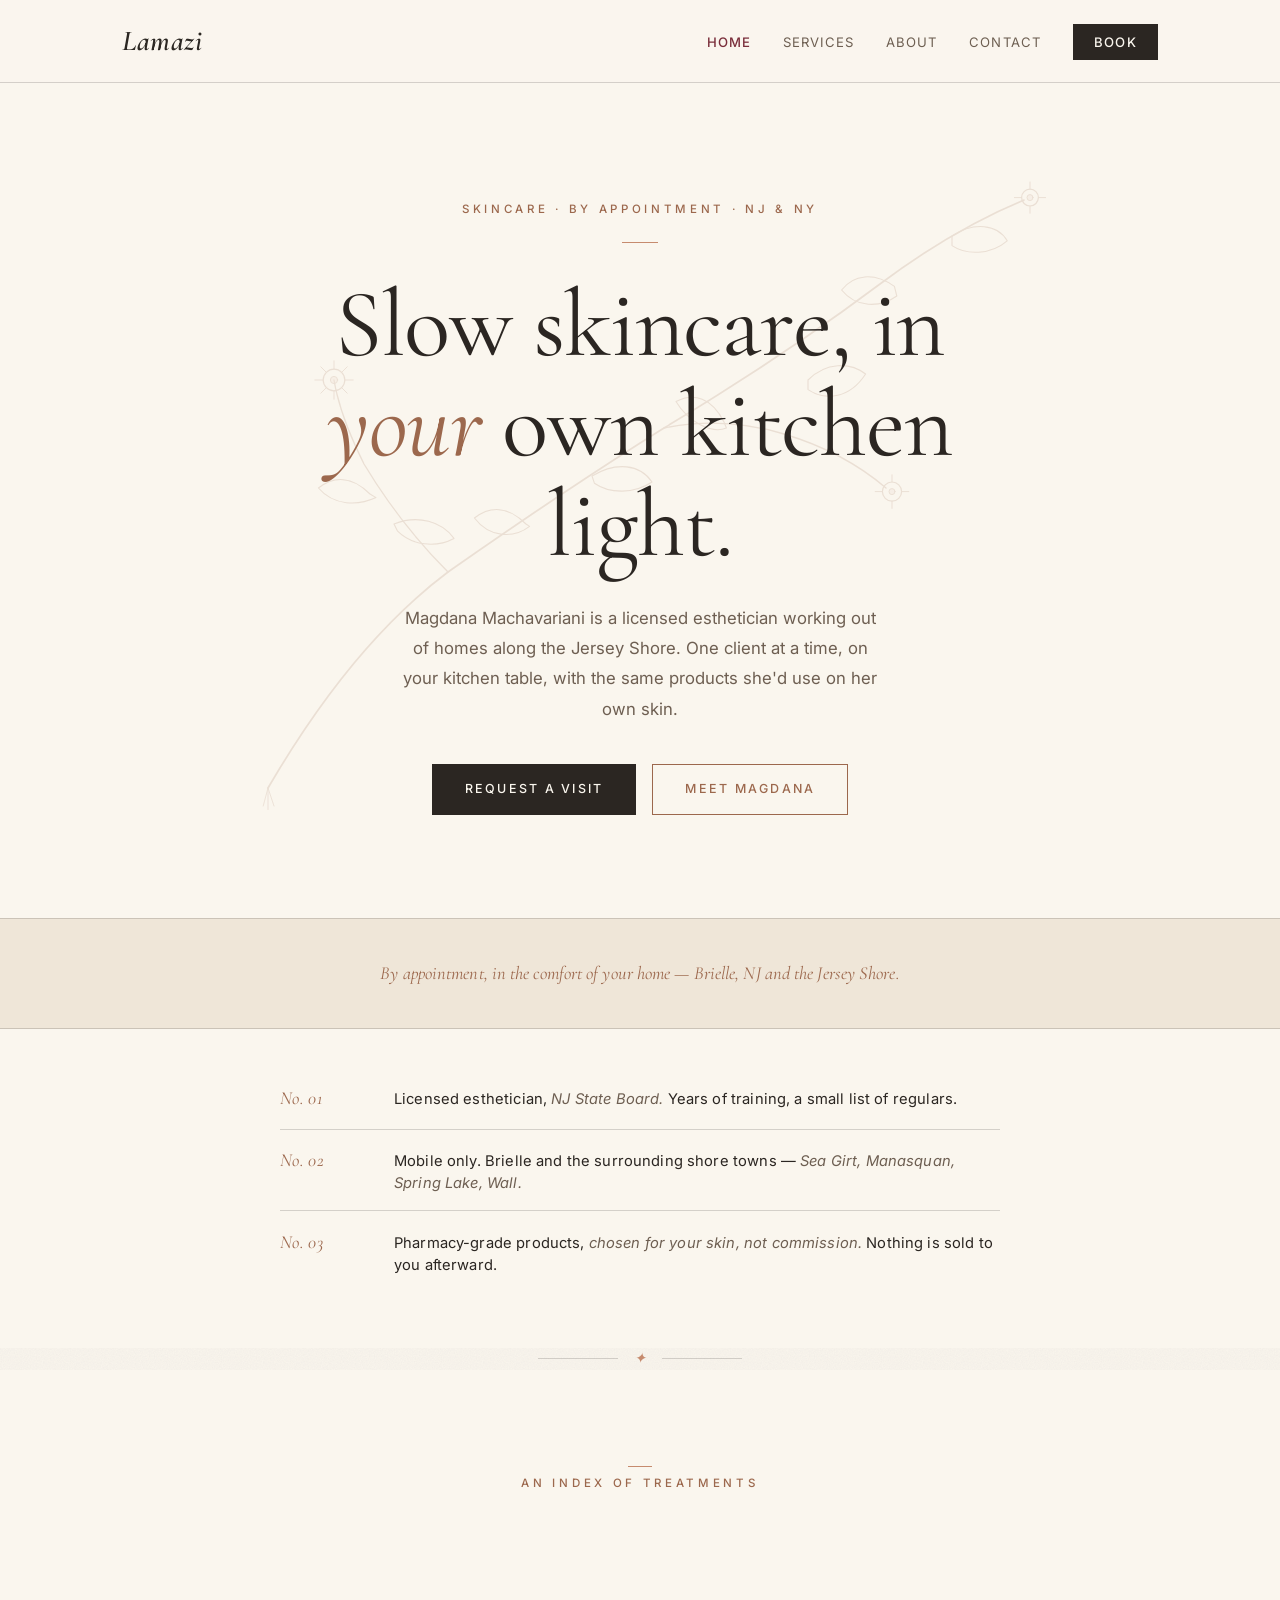
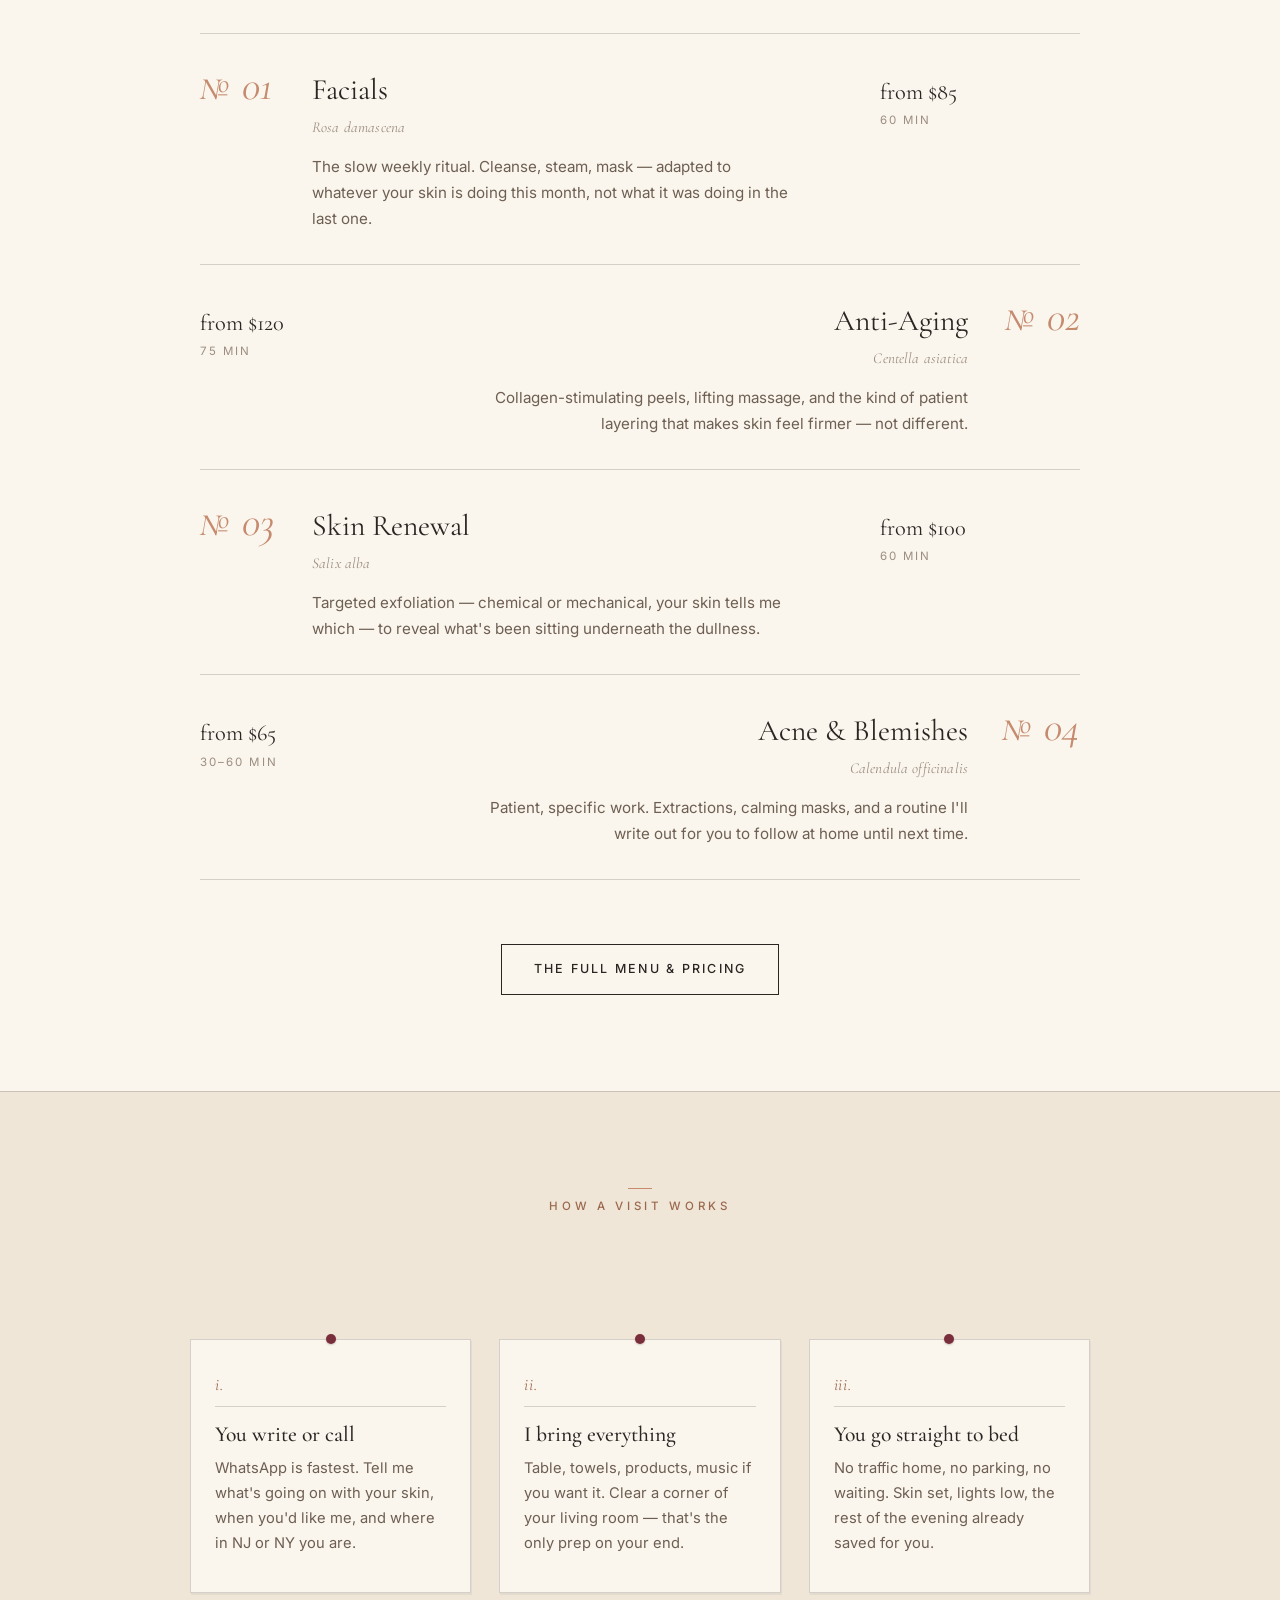
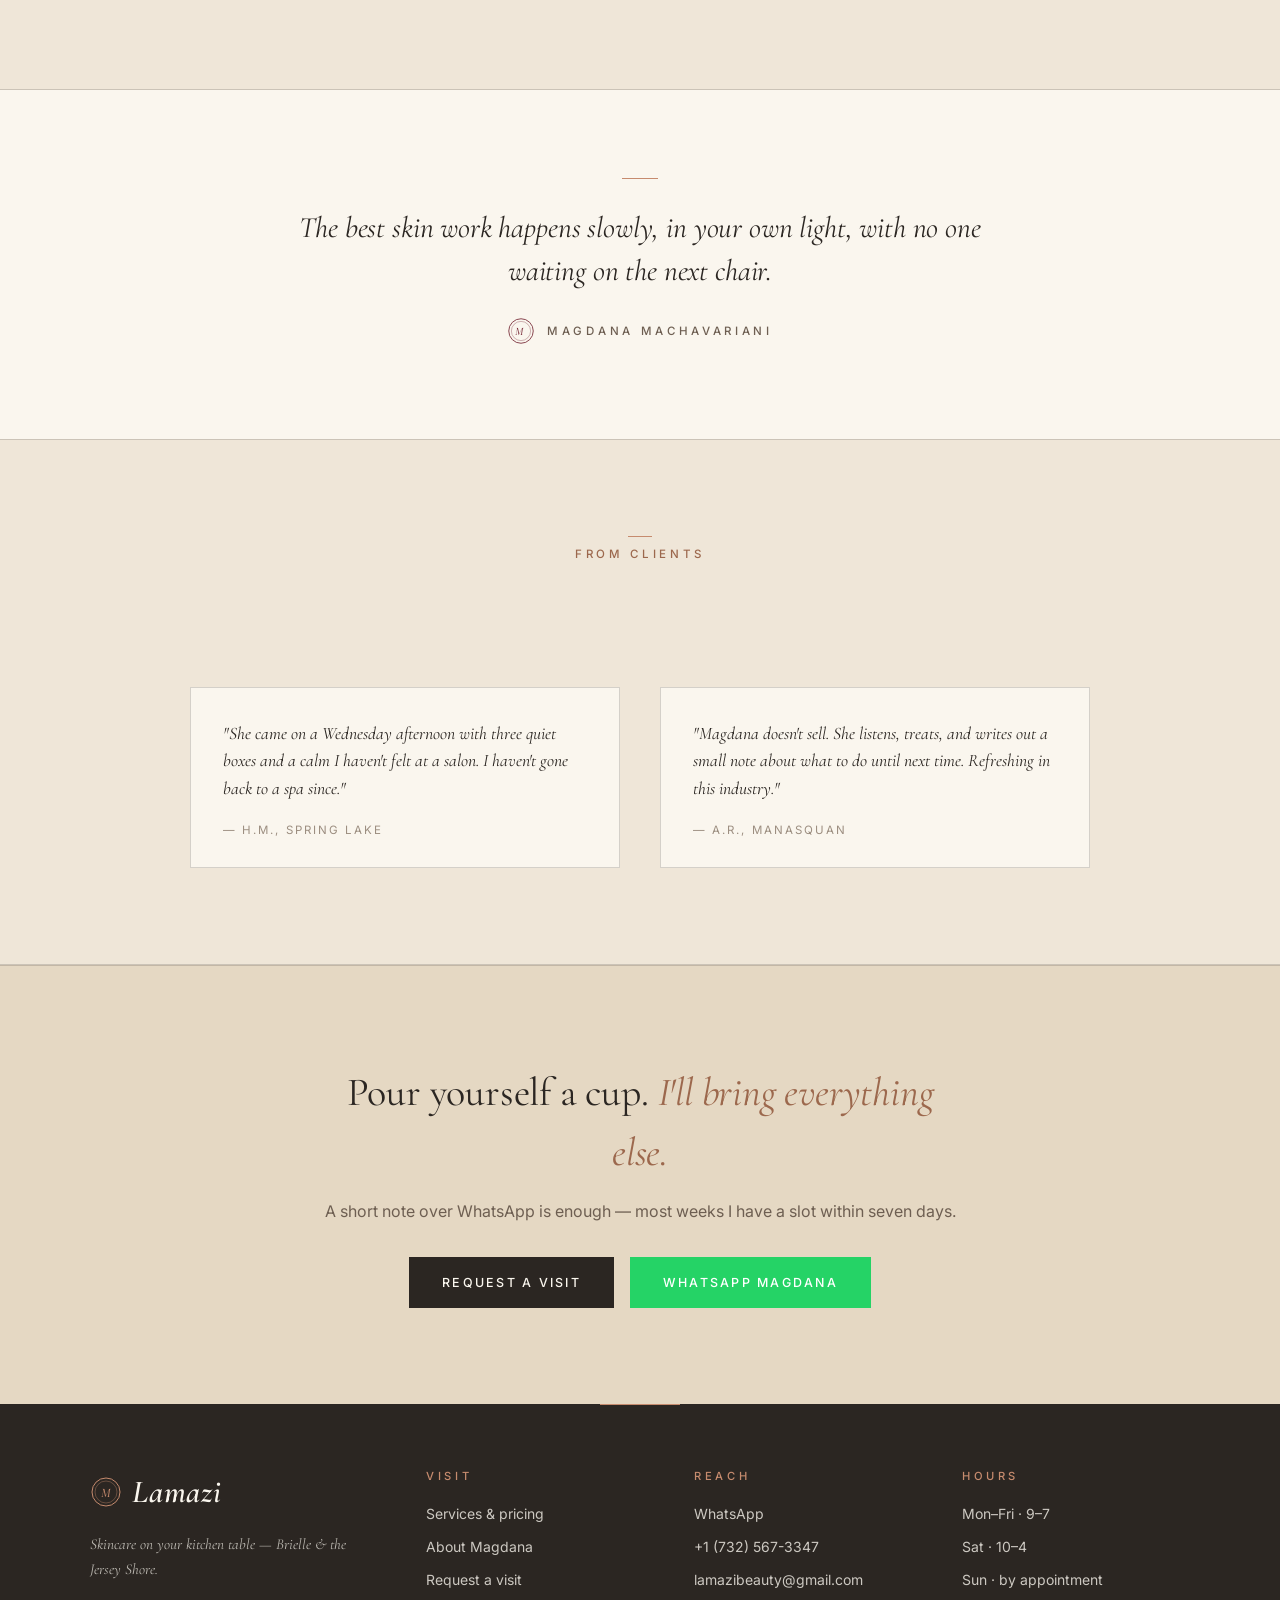
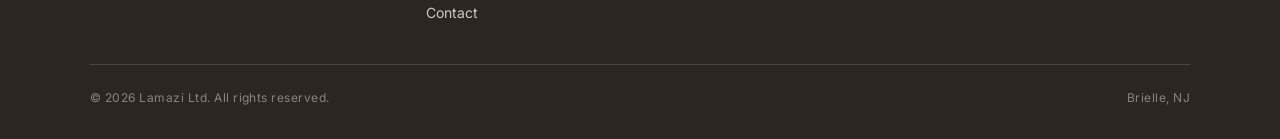
<file: index.html>
<!DOCTYPE html>
<html lang="en">
<head>
  <meta charset="UTF-8" />
  <meta name="viewport" content="width=device-width, initial-scale=1.0"/>
  <title>Lamazi | Skincare by Magdana Machavariani</title>
  <meta name="description" content="Lamazi brings personalized skincare and facial treatments to clients at home throughout NJ & NY." />
  <meta name="robots" content="index, follow" />
  <meta name="theme-color" content="#FAF6EE" />
  <link rel="canonical" href="https://lamazi.netlify.app/" />
  <meta property="og:type" content="website" />
  <meta property="og:site_name" content="Lamazi" />
  <meta property="og:title" content="Lamazi | Skincare by Magdana Machavariani" />
  <meta property="og:description" content="Personalized skincare and facial treatments brought directly to your home throughout NJ & NY." />
  <meta property="og:url" content="https://lamazi.netlify.app/" />
  <meta name="twitter:card" content="summary" />
  <meta name="twitter:title" content="Lamazi | Skincare by Magdana Machavariani" />
  <meta name="twitter:description" content="Personalized mobile skincare treatments throughout NJ & NY." />
  <link rel="icon" href="/favicon.svg" type="image/svg+xml" />
  <link rel="preconnect" href="https://fonts.googleapis.com" />
  <link rel="preconnect" href="https://fonts.gstatic.com" crossorigin />
  <link rel="stylesheet" href="style.css" />
  <link href="https://fonts.googleapis.com/css2?family=Cormorant+Garamond:ital,wght@0,400;0,500;0,600;1,400;1,500&family=Inter:wght@300;400;500&display=swap" rel="stylesheet"/>
  <script type="application/ld+json">
    {
      "@context": "https://schema.org",
      "@type": "HealthAndBeautyBusiness",
      "name": "Lamazi",
      "url": "https://lamazi.netlify.app/",
      "description": "Mobile skincare treatments throughout NJ & NY.",
      "founder": {
        "@type": "Person",
        "name": "Magdana Machavariani"
      },
      "areaServed": [
        { "@type": "State", "name": "New Jersey" },
        { "@type": "State", "name": "New York" }
      ],
      "priceRange": "$$"
    }
  </script>
</head>
<body>
  <a class="skip-link" href="#main-content">Skip to main content</a>

  <!-- NAVIGATION -->
  <nav class="navbar" aria-label="Primary navigation">
    <div class="nav-container">
      <a href="index.html" class="logo" aria-label="Lamazi home">Lamazi</a>
      <button class="hamburger" id="hamburger" type="button" aria-label="Open navigation menu" aria-controls="nav-links" aria-expanded="false">
        <span aria-hidden="true"></span>
        <span aria-hidden="true"></span>
        <span aria-hidden="true"></span>
      </button>
      <ul class="nav-links" id="nav-links">
        <li><a href="index.html" aria-current="page">Home</a></li>
        <li><a href="services.html">Services</a></li>
        <li><a href="about.html">About</a></li>
        <li><a href="contact.html">Contact</a></li>
        <li><a href="booking.html" class="nav-cta">Book</a></li>
      </ul>
    </div>
  </nav>

  <main id="main-content">

  <!-- HERO -->
  <div class="hero-wrap">
    <div class="hero-botanical" aria-hidden="true">
      <svg viewBox="0 0 800 600" xmlns="http://www.w3.org/2000/svg" fill="none">
        <g stroke="#9C684D" stroke-linecap="round" stroke-linejoin="round">
          <!-- Main trailing stem -->
          <path d="M 90 540 Q 160 420, 240 360 Q 340 290, 420 240 Q 520 180, 600 120 Q 660 75, 720 50" stroke-width="1.4"/>
          <!-- Branch up-left -->
          <path d="M 240 360 Q 200 320, 170 270 Q 150 230, 145 200" stroke-width="1.1"/>
          <!-- Branch out -->
          <path d="M 420 240 Q 470 230, 520 245 Q 570 260, 605 290" stroke-width="1.1"/>
          <!-- Leaves cluster 1 -->
          <path d="M 175 295 C 160 280, 145 280, 132 290 C 145 305, 165 305, 180 298 Z" stroke-width="0.9"/>
          <path d="M 195 320 C 215 312, 235 318, 245 332 C 230 340, 210 338, 198 326 Z" stroke-width="0.9"/>
          <!-- Leaves cluster 2 -->
          <path d="M 305 320 C 290 305, 275 305, 262 315 C 275 332, 295 332, 308 322 Z" stroke-width="0.9"/>
          <path d="M 360 280 C 380 268, 400 270, 410 285 C 395 295, 375 295, 362 286 Z" stroke-width="0.9"/>
          <!-- Leaves cluster 3 -->
          <path d="M 470 235 C 460 215, 445 210, 430 218 C 440 235, 460 245, 472 240 Z" stroke-width="0.9"/>
          <path d="M 540 200 C 555 185, 575 185, 588 195 C 575 215, 555 218, 540 208 Z" stroke-width="0.9"/>
          <!-- Leaves cluster 4 -->
          <path d="M 612 122 C 595 110, 578 112, 568 125 C 580 140, 600 140, 614 130 Z" stroke-width="0.9"/>
          <path d="M 660 80 C 678 68, 698 70, 706 84 C 692 96, 672 96, 660 88 Z" stroke-width="0.9"/>
          <!-- Small flower 1 -->
          <circle cx="145" cy="200" r="9" stroke-width="1"/>
          <circle cx="145" cy="200" r="3" stroke-width="0.8" fill="#C68B6E" fill-opacity="0.4"/>
          <path d="M 145 191 L 145 184 M 154 200 L 161 200 M 145 209 L 145 216 M 136 200 L 129 200 M 151 194 L 156 189 M 151 206 L 156 211 M 139 206 L 134 211 M 139 194 L 134 189" stroke-width="0.8"/>
          <!-- Small flower 2 -->
          <circle cx="610" cy="293" r="8" stroke-width="1"/>
          <circle cx="610" cy="293" r="2.5" stroke-width="0.8" fill="#C68B6E" fill-opacity="0.4"/>
          <path d="M 610 285 L 610 279 M 618 293 L 624 293 M 610 301 L 610 307 M 602 293 L 596 293" stroke-width="0.8"/>
          <!-- Small flower 3 (top) -->
          <circle cx="725" cy="48" r="7" stroke-width="1"/>
          <circle cx="725" cy="48" r="2.5" stroke-width="0.8" fill="#C68B6E" fill-opacity="0.4"/>
          <path d="M 725 41 L 725 35 M 732 48 L 738 48 M 725 55 L 725 61 M 718 48 L 712 48" stroke-width="0.8"/>
          <!-- Tiny seedling base -->
          <path d="M 90 540 L 86 555 M 90 540 L 95 555 M 90 540 L 90 558" stroke-width="0.7"/>
        </g>
      </svg>
    </div>

    <section class="hero">
      <div class="hero-inner">
        <p class="hero-eyebrow">Skincare · By Appointment · NJ &amp; NY</p>
        <div class="hero-rule" aria-hidden="true"></div>
        <h1 class="hero-title">Slow skincare, in <em>your</em> own kitchen light.</h1>
        <p class="hero-sub">Magdana Machavariani is a licensed esthetician working out of homes along the Jersey Shore. One client at a time, on your kitchen table, with the same products she'd use on her own skin.</p>
        <div class="hero-ctas">
          <a href="booking.html" class="btn-primary">Request a visit</a>
          <a href="about.html" class="btn-ghost">Meet Magdana</a>
        </div>
      </div>
    </section>
  </div>

  <!-- EDITORIAL LINE (replaces marquee) -->
  <section class="editorial-line" aria-label="Practice tagline">
    <p><em>By appointment, in the comfort of your home — Brielle, NJ and the Jersey Shore.</em></p>
  </section>

  <!-- PRACTICE NOTES (replaces trust bar) -->
  <section class="practice-notes" aria-label="Practice notes">
    <div class="practice-notes-container">
      <div class="practice-note reveal">
        <span class="pn-num">No. 01</span>
        <span class="pn-label">Licensed esthetician, <em>NJ State Board.</em> Years of training, a small list of regulars.</span>
      </div>
      <div class="practice-note reveal">
        <span class="pn-num">No. 02</span>
        <span class="pn-label">Mobile only. Brielle and the surrounding shore towns — <em>Sea Girt, Manasquan, Spring Lake, Wall.</em></span>
      </div>
      <div class="practice-note reveal">
        <span class="pn-num">No. 03</span>
        <span class="pn-label">Pharmacy-grade products, <em>chosen for your skin, not commission.</em> Nothing is sold to you afterward.</span>
      </div>
    </div>
  </section>

  <div class="section-rule" aria-hidden="true"><span class="mark">✦</span></div>

  <!-- INDEX OF TREATMENTS (replaces 4-col grid) -->
  <section class="treatment-index">
    <div class="ti-header">
      <p class="section-eyebrow reveal">An index of treatments</p>
      <h2 class="section-title reveal-clip">A short list, <em>done well.</em></h2>
    </div>

    <div class="treatment-list">

      <article class="treatment-row reveal">
        <span class="ti-num">№ 01</span>
        <div class="ti-body">
          <h3>Facials</h3>
          <p class="ti-latin">Rosa damascena</p>
          <p>The slow weekly ritual. Cleanse, steam, mask — adapted to whatever your skin is doing this month, not what it was doing in the last one.</p>
        </div>
        <div class="ti-aside">
          <span class="ti-price">from $85</span>
          <span class="ti-duration">60 min</span>
        </div>
        <span class="specimen-label" aria-hidden="true">Rose · 60 min · from $85</span>
      </article>

      <article class="treatment-row ti-right reveal">
        <span class="ti-num">№ 02</span>
        <div class="ti-body">
          <h3>Anti-Aging</h3>
          <p class="ti-latin">Centella asiatica</p>
          <p>Collagen-stimulating peels, lifting massage, and the kind of patient layering that makes skin feel firmer — not different.</p>
        </div>
        <div class="ti-aside">
          <span class="ti-price">from $120</span>
          <span class="ti-duration">75 min</span>
        </div>
        <span class="specimen-label" aria-hidden="true">Gotu kola · 75 min · from $120</span>
      </article>

      <article class="treatment-row reveal">
        <span class="ti-num">№ 03</span>
        <div class="ti-body">
          <h3>Skin Renewal</h3>
          <p class="ti-latin">Salix alba</p>
          <p>Targeted exfoliation — chemical or mechanical, your skin tells me which — to reveal what's been sitting underneath the dullness.</p>
        </div>
        <div class="ti-aside">
          <span class="ti-price">from $100</span>
          <span class="ti-duration">60 min</span>
        </div>
        <span class="specimen-label" aria-hidden="true">Willow bark · 60 min · from $100</span>
      </article>

      <article class="treatment-row ti-right reveal">
        <span class="ti-num">№ 04</span>
        <div class="ti-body">
          <h3>Acne &amp; Blemishes</h3>
          <p class="ti-latin">Calendula officinalis</p>
          <p>Patient, specific work. Extractions, calming masks, and a routine I'll write out for you to follow at home until next time.</p>
        </div>
        <div class="ti-aside">
          <span class="ti-price">from $65</span>
          <span class="ti-duration">30–60 min</span>
        </div>
        <span class="specimen-label" aria-hidden="true">Calendula · from $65</span>
      </article>

    </div>

    <div class="ti-foot">
      <a href="services.html" class="btn-secondary reveal">The full menu &amp; pricing</a>
    </div>
  </section>

  <!-- HOW IT WORKS — pinned apothecary cards -->
  <section class="how-it-works">
    <div class="section-container">
      <p class="section-eyebrow reveal">How a visit works</p>
      <h2 class="section-title reveal-clip">Three small steps.</h2>
      <div class="hiw-steps">
        <article class="hiw-card reveal">
          <span class="hiw-numeral">i.</span>
          <h3>You write or call</h3>
          <p>WhatsApp is fastest. Tell me what's going on with your skin, when you'd like me, and where in NJ or NY you are.</p>
        </article>
        <article class="hiw-card reveal">
          <span class="hiw-numeral">ii.</span>
          <h3>I bring everything</h3>
          <p>Table, towels, products, music if you want it. Clear a corner of your living room — that's the only prep on your end.</p>
        </article>
        <article class="hiw-card reveal">
          <span class="hiw-numeral">iii.</span>
          <h3>You go straight to bed</h3>
          <p>No traffic home, no parking, no waiting. Skin set, lights low, the rest of the evening already saved for you.</p>
        </article>
      </div>
    </div>
  </section>

  <!-- SIGNATURE QUOTE (replaces Pinterest cliché) -->
  <section class="signature-quote">
    <div class="sq-mark" aria-hidden="true"></div>
    <blockquote>The best skin work happens slowly, in your own light, with no one waiting on the next chair.</blockquote>
    <p class="sq-attrib">
      <span class="monogram-mark" aria-hidden="true">
        <svg viewBox="0 0 32 32" xmlns="http://www.w3.org/2000/svg" fill="none">
          <circle cx="16" cy="16" r="14" stroke="currentColor" stroke-width="1"/>
          <circle cx="16" cy="16" r="11" stroke="currentColor" stroke-width="0.4"/>
          <text x="16" y="20.5" text-anchor="middle" fill="currentColor" font-family="Cormorant Garamond, Georgia, serif" font-size="13" font-style="italic" font-weight="500">M</text>
        </svg>
      </span>
      Magdana Machavariani
    </p>
  </section>

  <!-- TESTIMONIALS -->
  <section class="testimonials">
    <div class="section-container">
      <p class="section-eyebrow reveal">From clients</p>
      <h2 class="section-title reveal-clip">Two recent notes.</h2>
      <div class="testimonial-grid">
        <figure class="testimonial reveal">
          <p>"She came on a Wednesday afternoon with three quiet boxes and a calm I haven't felt at a salon. I haven't gone back to a spa since."</p>
          <figcaption class="t-attrib">— H.M., Spring Lake</figcaption>
        </figure>
        <figure class="testimonial reveal">
          <p>"Magdana doesn't sell. She listens, treats, and writes out a small note about what to do until next time. Refreshing in this industry."</p>
          <figcaption class="t-attrib">— A.R., Manasquan</figcaption>
        </figure>
      </div>
    </div>
  </section>

  <!-- BOOKING CTA -->
  <section class="cta-section">
    <div class="cta-container">
      <h2 class="reveal">Pour yourself a cup. <em>I'll bring everything else.</em></h2>
      <p class="reveal">A short note over WhatsApp is enough — most weeks I have a slot within seven days.</p>
      <div class="cta-buttons reveal">
        <a href="booking.html" class="btn-primary">Request a visit</a>
        <a href="https://wa.me/17325673347" class="btn-whatsapp" target="_blank" rel="noopener">WhatsApp Magdana</a>
      </div>
    </div>
  </section>
  </main>

  <!-- FOOTER -->
  <footer class="footer">
    <div class="footer-card">
      <div class="footer-brand">
        <span class="logo">
          <span class="monogram-mark" aria-hidden="true">
            <svg viewBox="0 0 32 32" xmlns="http://www.w3.org/2000/svg" fill="none">
              <circle cx="16" cy="16" r="14" stroke="currentColor" stroke-width="1"/>
              <circle cx="16" cy="16" r="11" stroke="currentColor" stroke-width="0.4"/>
              <text x="16" y="20.5" text-anchor="middle" fill="currentColor" font-family="Cormorant Garamond, Georgia, serif" font-size="13" font-style="italic" font-weight="500">M</text>
            </svg>
          </span>
          Lamazi
        </span>
        <p>Skincare on your kitchen table — Brielle &amp; the Jersey Shore.</p>
      </div>
      <div class="footer-col">
        <h4>Visit</h4>
        <ul>
          <li><a href="services.html">Services &amp; pricing</a></li>
          <li><a href="about.html">About Magdana</a></li>
          <li><a href="booking.html">Request a visit</a></li>
          <li><a href="contact.html">Contact</a></li>
        </ul>
      </div>
      <div class="footer-col">
        <h4>Reach</h4>
        <ul>
          <li><a href="https://wa.me/17325673347" target="_blank" rel="noopener">WhatsApp</a></li>
          <li><a href="tel:+17325673347">+1 (732) 567-3347</a></li>
          <li><a href="mailto:lamazibeauty@gmail.com">lamazibeauty@gmail.com</a></li>
        </ul>
      </div>
      <div class="footer-col">
        <h4>Hours</h4>
        <ul>
          <li><span>Mon–Fri · 9–7</span></li>
          <li><span>Sat · 10–4</span></li>
          <li><span>Sun · by appointment</span></li>
        </ul>
      </div>
    </div>
    <div class="footer-bottom">
      <span>© 2026 Lamazi Ltd. All rights reserved.</span>
      <span>Brielle, NJ</span>
    </div>
  </footer>

  <button class="back-to-top" aria-label="Back to top">
    <span class="monogram-mark" aria-hidden="true">
      <svg viewBox="0 0 32 32" xmlns="http://www.w3.org/2000/svg" fill="none">
        <circle cx="16" cy="16" r="14" stroke="currentColor" stroke-width="1"/>
        <circle cx="16" cy="16" r="11" stroke="currentColor" stroke-width="0.4"/>
        <text x="16" y="20.5" text-anchor="middle" fill="currentColor" font-family="Cormorant Garamond, Georgia, serif" font-size="13" font-style="italic" font-weight="500">M</text>
      </svg>
    </span>
  </button>

  <script src="script.js" defer></script>
</body>
</html>
</file>
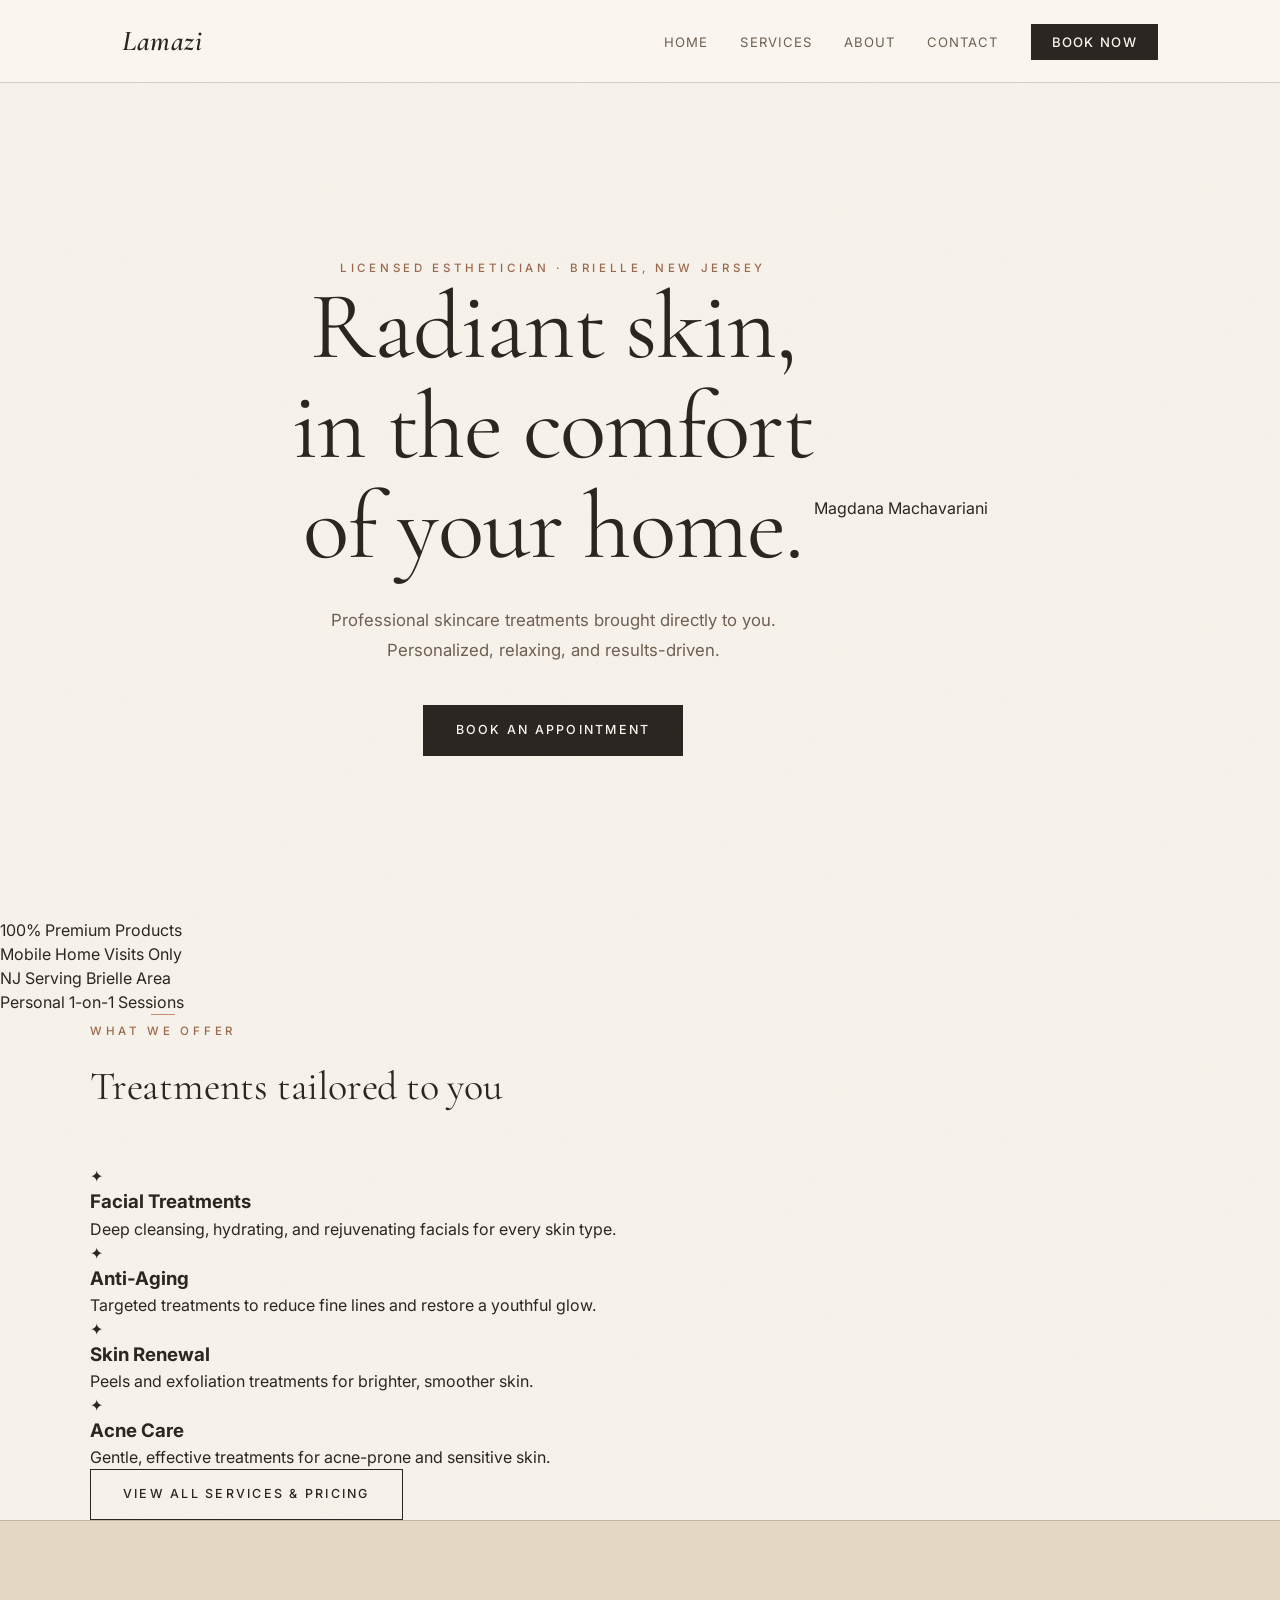
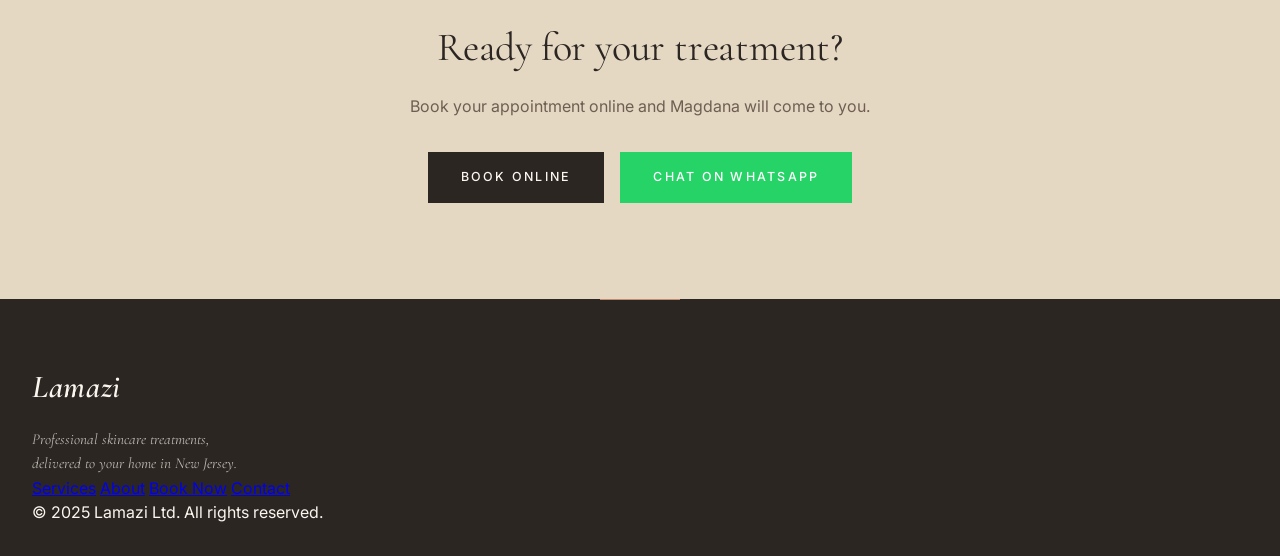
<file:  index.html>
<!DOCTYPE html>
<html lang="en">
<head>
  <meta charset="UTF-8" />
  <meta name="viewport" content="width=device-width, initial-scale=1.0"/>
  <title>Lamazi | Skincare by Magdana Machavariani</title>
  <link rel="stylesheet" href="style.css" />
  <link href="https://fonts.googleapis.com/css2?family=Cormorant+Garamond:wght@400;500;600&family=Inter:wght@300;400;500&display=swap" rel="stylesheet"/>
</head>
<body>

 <!-- NAVIGATION -->
  <nav class="navbar">
    <div class="nav-container">
      <a href="index.html" class="logo">Lamazi</a>
      <button class="hamburger" id="hamburger" onclick="toggleMenu()">
        <span></span>
        <span></span>
        <span></span>
      </button>
      <ul class="nav-links" id="nav-links">
        <li><a href="index.html">Home</a></li>
        <li><a href="services.html">Services</a></li>
        <li><a href="about.html">About</a></li>
        <li><a href="contact.html">Contact</a></li>
        <li><a href="booking.html" class="nav-cta">Book Now</a></li>
      </ul>
    </div>
  </nav>

  <!-- HERO SECTION -->
  <section class="hero">
    <div class="hero-content">
      <p class="hero-eyebrow">Licensed Esthetician · Brielle, New Jersey</p>
      <h1 class="hero-title">Radiant skin,<br/>in the comfort<br/>of your home.</h1>
      <p class="hero-sub">Professional skincare treatments brought directly to you. Personalized, relaxing, and results-driven.</p>
      <a href="booking.html" class="btn-primary">Book an Appointment</a>
    </div>
    <div class="hero-image">
      <div class="image-placeholder">
        <span>Magdana Machavariani</span>
      </div>
    </div>
  </section>

  <!-- TRUST BAR -->
  <section class="trust-bar">
    <div class="trust-container">
      <div class="trust-item">
        <span class="trust-number">100%</span>
        <span class="trust-label">Premium Products</span>
      </div>
      <div class="trust-divider"></div>
      <div class="trust-item">
        <span class="trust-number">Mobile</span>
        <span class="trust-label">Home Visits Only</span>
      </div>
      <div class="trust-divider"></div>
      <div class="trust-item">
        <span class="trust-number">NJ</span>
        <span class="trust-label">Serving Brielle Area</span>
      </div>
      <div class="trust-divider"></div>
      <div class="trust-item">
        <span class="trust-number">Personal</span>
        <span class="trust-label">1-on-1 Sessions</span>
      </div>
    </div>
  </section>

  <!-- SERVICES PREVIEW -->
  <section class="services-preview">
    <div class="section-container">
      <p class="section-eyebrow">What we offer</p>
      <h2 class="section-title">Treatments tailored to you</h2>
      <div class="services-grid">
        <div class="service-card">
          <div class="service-icon">✦</div>
          <h3>Facial Treatments</h3>
          <p>Deep cleansing, hydrating, and rejuvenating facials for every skin type.</p>
        </div>
        <div class="service-card">
          <div class="service-icon">✦</div>
          <h3>Anti-Aging</h3>
          <p>Targeted treatments to reduce fine lines and restore a youthful glow.</p>
        </div>
        <div class="service-card">
          <div class="service-icon">✦</div>
          <h3>Skin Renewal</h3>
          <p>Peels and exfoliation treatments for brighter, smoother skin.</p>
        </div>
        <div class="service-card">
          <div class="service-icon">✦</div>
          <h3>Acne Care</h3>
          <p>Gentle, effective treatments for acne-prone and sensitive skin.</p>
        </div>
      </div>
      <a href="services.html" class="btn-secondary">View All Services & Pricing</a>
    </div>
  </section>

  <!-- BOOKING CTA -->
  <section class="cta-section">
    <div class="cta-container">
      <h2>Ready for your treatment?</h2>
      <p>Book your appointment online and Magdana will come to you.</p>
      <div class="cta-buttons">
        <a href="booking.html" class="btn-primary">Book Online</a>
        <a href="https://wa.me/1XXXXXXXXXX" class="btn-whatsapp" target="_blank">Chat on WhatsApp</a>
      </div>
    </div>
  </section>

  <!-- FOOTER -->
  <footer class="footer">
    <div class="footer-container">
      <div class="footer-brand">
        <span class="logo">Lamazi</span>
        <p>Professional skincare treatments,<br/>delivered to your home in New Jersey.</p>
      </div>
      <div class="footer-links">
        <a href="services.html">Services</a>
        <a href="about.html">About</a>
        <a href="booking.html">Book Now</a>
        <a href="contact.html">Contact</a>
      </div>
      <p class="footer-copy">© 2025 Lamazi Ltd. All rights reserved.</p>
    </div>
  </footer>
<script>
    function toggleMenu() {
      const nav = document.getElementById('nav-links');
      const burger = document.getElementById('hamburger');
      nav.classList.toggle('open');
      burger.classList.toggle('open');
    }
  </script>

</body>
</html>
</file>
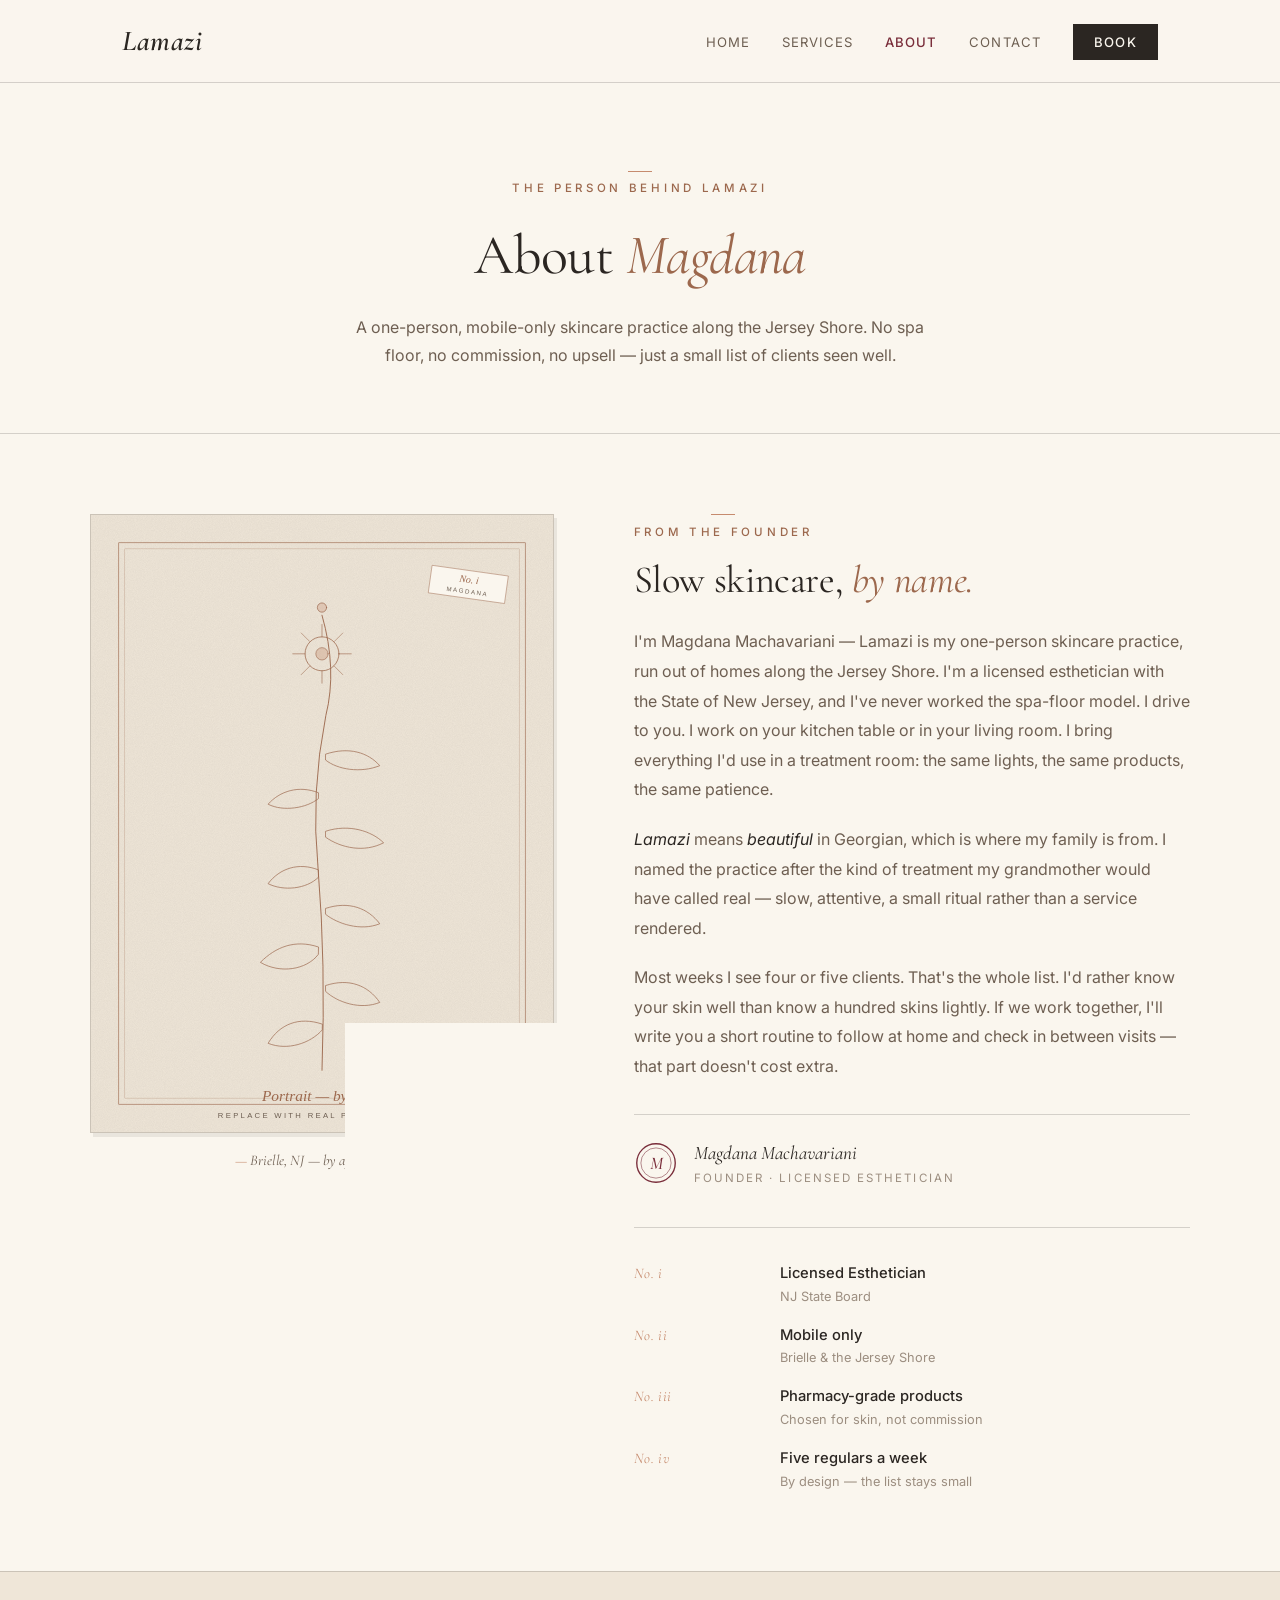
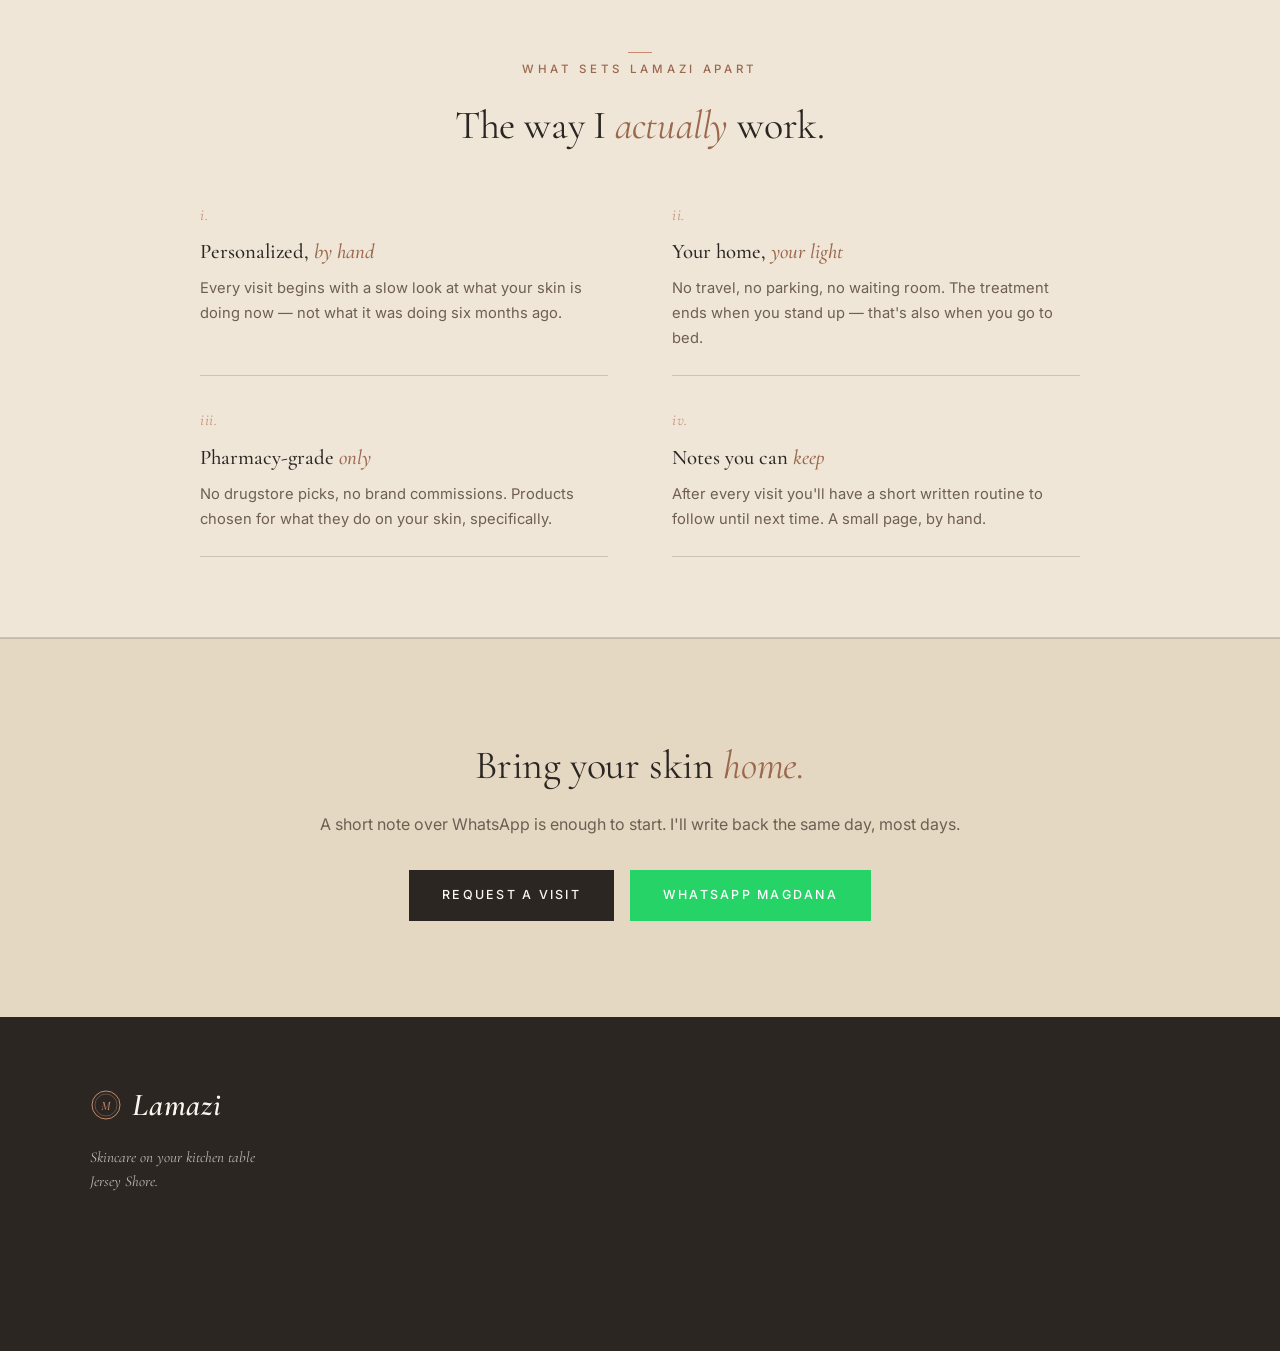
<file: about.html>
<!DOCTYPE html>
<html lang="en">
<head>
  <meta charset="UTF-8" />
  <meta name="viewport" content="width=device-width, initial-scale=1.0"/>
  <title>About | Lamazi</title>
  <meta name="description" content="Magdana Machavariani is a licensed esthetician working out of homes along the Jersey Shore. Lamazi is her one-person, mobile-only skincare practice." />
  <meta name="robots" content="index, follow" />
  <meta name="theme-color" content="#FAF6EE" />
  <link rel="canonical" href="https://lamazi.netlify.app/about" />
  <meta property="og:type" content="website" />
  <meta property="og:site_name" content="Lamazi" />
  <meta property="og:title" content="About Magdana | Lamazi" />
  <meta property="og:description" content="Meet the person behind Lamazi — a one-person, mobile-only skincare practice along the Jersey Shore." />
  <meta property="og:url" content="https://lamazi.netlify.app/about" />
  <meta name="twitter:card" content="summary" />
  <meta name="twitter:title" content="About Magdana | Lamazi" />
  <meta name="twitter:description" content="Mobile, one-on-one skincare in NJ &amp; NY." />
  <link rel="icon" href="/favicon.svg" type="image/svg+xml" />
  <link rel="preconnect" href="https://fonts.googleapis.com" />
  <link rel="preconnect" href="https://fonts.gstatic.com" crossorigin />
  <link rel="stylesheet" href="style.css" />
  <link href="https://fonts.googleapis.com/css2?family=Cormorant+Garamond:ital,wght@0,400;0,500;0,600;1,400;1,500&family=Inter:wght@300;400;500&display=swap" rel="stylesheet"/>
</head>
<body>
  <a class="skip-link" href="#main-content">Skip to main content</a>

  <!-- NAVIGATION -->
  <nav class="navbar" aria-label="Primary navigation">
    <div class="nav-container">
      <a href="index.html" class="logo" aria-label="Lamazi home">Lamazi</a>
      <button class="hamburger" id="hamburger" type="button" aria-label="Open navigation menu" aria-controls="nav-links" aria-expanded="false">
        <span aria-hidden="true"></span>
        <span aria-hidden="true"></span>
        <span aria-hidden="true"></span>
      </button>
      <ul class="nav-links" id="nav-links">
        <li><a href="index.html">Home</a></li>
        <li><a href="services.html">Services</a></li>
        <li><a href="about.html" aria-current="page">About</a></li>
        <li><a href="contact.html">Contact</a></li>
        <li><a href="booking.html" class="nav-cta">Book</a></li>
      </ul>
    </div>
  </nav>

  <main id="main-content">

  <!-- PAGE HEADER -->
  <section class="page-header">
    <div class="section-container">
      <p class="section-eyebrow">The person behind Lamazi</p>
      <h1 class="page-title">About <em>Magdana</em></h1>
      <p class="page-subtitle">A one-person, mobile-only skincare practice along the Jersey Shore. No spa floor, no commission, no upsell — just a small list of clients seen well.</p>
    </div>
  </section>

  <!-- BIO SECTION -->
  <section class="about-section">
    <div class="about-container">

      <!-- Photo -->
      <div class="about-photo reveal">
        <div class="photo-frame">
          <img src="images/about-magdana.svg" alt="Magdana Machavariani — portrait placeholder. Replace with a warm-light photograph of Magdana at work." loading="lazy" />
        </div>
        <span class="photo-caption">Brielle, NJ — by appointment.</span>
      </div>

      <!-- Bio text -->
      <div class="about-text">
        <p class="section-eyebrow reveal">From the founder</p>
        <h2 class="about-title reveal">Slow skincare, <em>by name.</em></h2>

        <p class="about-body reveal">I'm Magdana Machavariani — Lamazi is my one-person skincare practice, run out of homes along the Jersey Shore. I'm a licensed esthetician with the State of New Jersey, and I've never worked the spa-floor model. I drive to you. I work on your kitchen table or in your living room. I bring everything I'd use in a treatment room: the same lights, the same products, the same patience.</p>

        <p class="about-body reveal"><em>Lamazi</em> means <em>beautiful</em> in Georgian, which is where my family is from. I named the practice after the kind of treatment my grandmother would have called real — slow, attentive, a small ritual rather than a service rendered.</p>

        <p class="about-body reveal">Most weeks I see four or five clients. That's the whole list. I'd rather know your skin well than know a hundred skins lightly. If we work together, I'll write you a short routine to follow at home and check in between visits — that part doesn't cost extra.</p>

        <div class="about-signature reveal">
          <span class="monogram-mark" aria-hidden="true">
            <svg viewBox="0 0 32 32" xmlns="http://www.w3.org/2000/svg" fill="none">
              <circle cx="16" cy="16" r="14" stroke="currentColor" stroke-width="1"/>
              <circle cx="16" cy="16" r="11" stroke="currentColor" stroke-width="0.4"/>
              <text x="16" y="20.5" text-anchor="middle" fill="currentColor" font-family="Cormorant Garamond, Georgia, serif" font-size="13" font-style="italic" font-weight="500">M</text>
            </svg>
          </span>
          <span class="sig-text">
            <span class="sig-name">Magdana Machavariani</span>
            <span class="sig-role">Founder · Licensed Esthetician</span>
          </span>
        </div>

        <div class="about-credentials">
          <div class="credential reveal">
            <span class="credential-numeral">No. i</span>
            <span>
              <span class="credential-title">Licensed Esthetician</span>
              <span class="credential-sub">NJ State Board</span>
            </span>
          </div>
          <div class="credential reveal">
            <span class="credential-numeral">No. ii</span>
            <span>
              <span class="credential-title">Mobile only</span>
              <span class="credential-sub">Brielle &amp; the Jersey Shore</span>
            </span>
          </div>
          <div class="credential reveal">
            <span class="credential-numeral">No. iii</span>
            <span>
              <span class="credential-title">Pharmacy-grade products</span>
              <span class="credential-sub">Chosen for skin, not commission</span>
            </span>
          </div>
          <div class="credential reveal">
            <span class="credential-numeral">No. iv</span>
            <span>
              <span class="credential-title">Five regulars a week</span>
              <span class="credential-sub">By design — the list stays small</span>
            </span>
          </div>
        </div>
      </div>

    </div>
  </section>

  <!-- VALUES SECTION -->
  <section class="values-section">
    <div class="section-container">
      <p class="section-eyebrow reveal">What sets Lamazi apart</p>
      <h2 class="section-title reveal">The way I <em>actually</em> work.</h2>
      <div class="values-grid">
        <div class="value reveal">
          <span class="value-numeral">i.</span>
          <h3>Personalized, <em>by hand</em></h3>
          <p>Every visit begins with a slow look at what your skin is doing now — not what it was doing six months ago.</p>
        </div>
        <div class="value reveal">
          <span class="value-numeral">ii.</span>
          <h3>Your home, <em>your light</em></h3>
          <p>No travel, no parking, no waiting room. The treatment ends when you stand up — that's also when you go to bed.</p>
        </div>
        <div class="value reveal">
          <span class="value-numeral">iii.</span>
          <h3>Pharmacy-grade <em>only</em></h3>
          <p>No drugstore picks, no brand commissions. Products chosen for what they do on your skin, specifically.</p>
        </div>
        <div class="value reveal">
          <span class="value-numeral">iv.</span>
          <h3>Notes you can <em>keep</em></h3>
          <p>After every visit you'll have a short written routine to follow until next time. A small page, by hand.</p>
        </div>
      </div>
    </div>
  </section>

  <!-- CTA -->
  <section class="cta-section">
    <div class="cta-container">
      <h2 class="reveal">Bring your skin <em>home.</em></h2>
      <p class="reveal">A short note over WhatsApp is enough to start. I'll write back the same day, most days.</p>
      <div class="cta-buttons reveal">
        <a href="booking.html" class="btn-primary">Request a visit</a>
        <a href="https://wa.me/17325673347" class="btn-whatsapp" target="_blank" rel="noopener">WhatsApp Magdana</a>
      </div>
    </div>
  </section>
  </main>

  <!-- FOOTER -->
  <footer class="footer">
    <div class="footer-card">
      <div class="footer-brand">
        <span class="logo">
          <span class="monogram-mark" aria-hidden="true">
            <svg viewBox="0 0 32 32" xmlns="http://www.w3.org/2000/svg" fill="none">
              <circle cx="16" cy="16" r="14" stroke="currentColor" stroke-width="1"/>
              <circle cx="16" cy="16" r="11" stroke="currentColor" stroke-width="0.4"/>
              <text x="16" y="20.5" text-anchor="middle" fill="currentColor" font-family="Cormorant Garamond, Georgia, serif" font-size="13" font-style="italic" font-weight="500">M</text>
            </svg>
          </span>
          Lamazi
        </span>
        <p>Skincare on your kitchen table — Brielle &amp; the Jersey Shore.</p>
      </div>
      <div class="footer-col">
        <h4>Visit</h4>
        <ul>
          <li><a href="services.html">Services &amp; pricing</a></li>
          <li><a href="about.html">About Magdana</a></li>
          <li><a href="booking.html">Request a visit</a></li>
          <li><a href="contact.html">Contact</a></li>
        </ul>
      </div>
      <div class="footer-col">
        <h4>Reach</h4>
        <ul>
          <li><a href="https://wa.me/17325673347" target="_blank" rel="noopener">WhatsApp</a></li>
          <li><a href="tel:+17325673347">+1 (732) 567-3347</a></li>
          <li><a href="mailto:lamazibeauty@gmail.com">lamazibeauty@gmail.com</a></li>
        </ul>
      </div>
      <div class="footer-col">
        <h4>Hours</h4>
        <ul>
          <li><span>Mon–Fri · 9–7</span></li>
          <li><span>Sat · 10–4</span></li>
          <li><span>Sun · by appointment</span></li>
        </ul>
      </div>
    </div>
    <div class="footer-bottom">
      <span>© 2026 Lamazi Ltd. All rights reserved.</span>
      <span>Brielle, NJ</span>
    </div>
  </footer>

  <button class="back-to-top" aria-label="Back to top">
    <span class="monogram-mark" aria-hidden="true">
      <svg viewBox="0 0 32 32" xmlns="http://www.w3.org/2000/svg" fill="none">
        <circle cx="16" cy="16" r="14" stroke="currentColor" stroke-width="1"/>
        <circle cx="16" cy="16" r="11" stroke="currentColor" stroke-width="0.4"/>
        <text x="16" y="20.5" text-anchor="middle" fill="currentColor" font-family="Cormorant Garamond, Georgia, serif" font-size="13" font-style="italic" font-weight="500">M</text>
      </svg>
    </span>
  </button>

  <script src="script.js" defer></script>
</body>
</html>
</file>
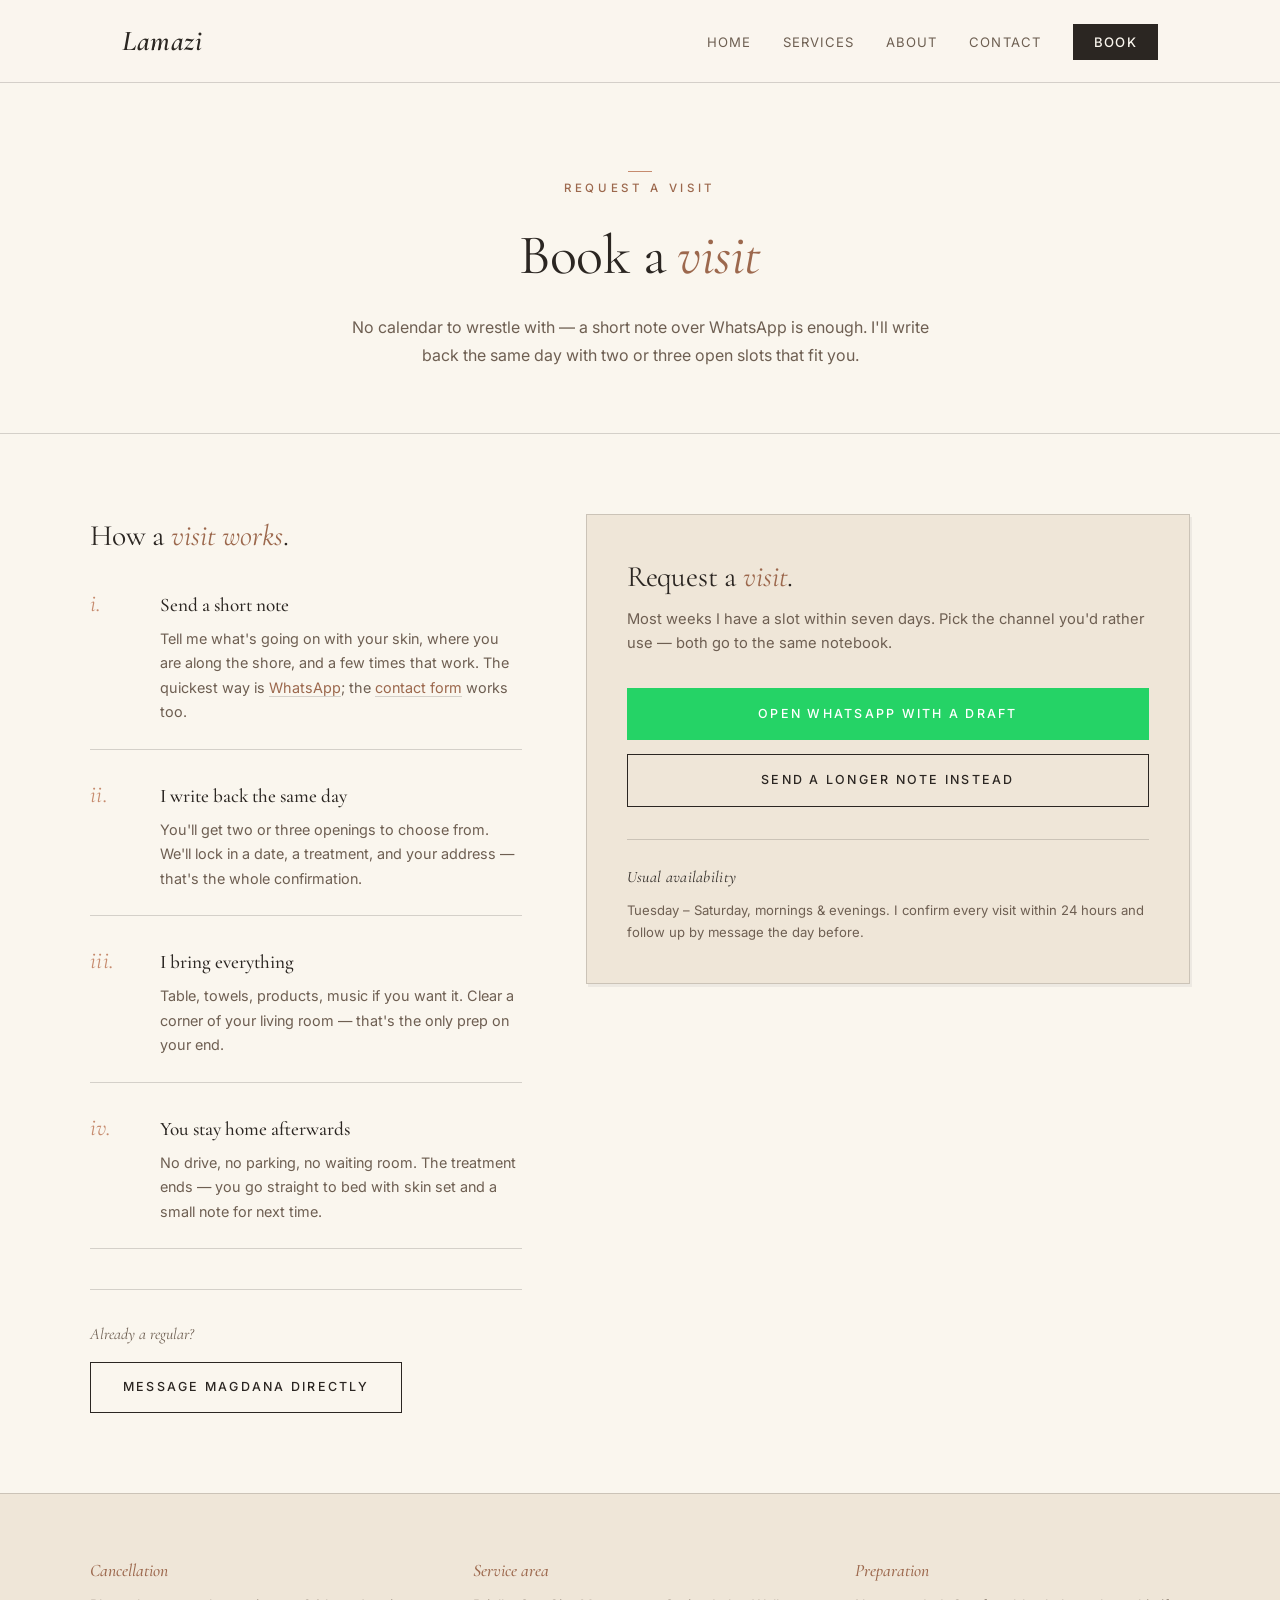
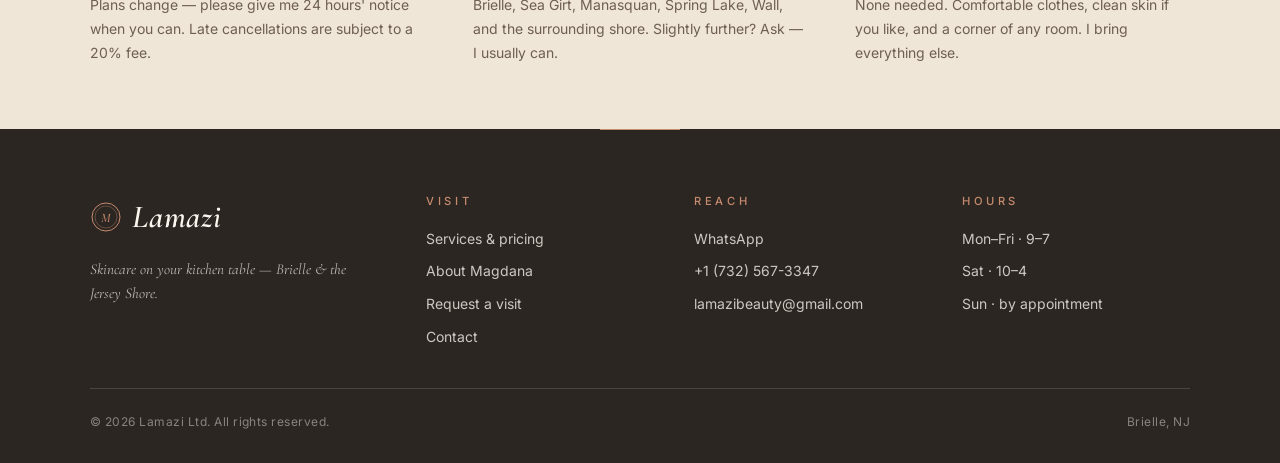
<file: booking.html>
<!DOCTYPE html>
<html lang="en">
<head>
  <meta charset="UTF-8" />
  <meta name="viewport" content="width=device-width, initial-scale=1.0"/>
  <title>Request a Visit | Lamazi</title>
  <meta name="description" content="Request a Lamazi mobile skincare visit anywhere along the Jersey Shore. Most weeks have a slot within seven days." />
  <meta name="robots" content="index, follow" />
  <meta name="theme-color" content="#FAF6EE" />
  <link rel="canonical" href="https://lamazi.netlify.app/booking" />
  <meta property="og:type" content="website" />
  <meta property="og:site_name" content="Lamazi" />
  <meta property="og:title" content="Request a Visit | Lamazi" />
  <meta property="og:description" content="Request a mobile skincare visit with Lamazi anywhere in NJ &amp; NY." />
  <meta property="og:url" content="https://lamazi.netlify.app/booking" />
  <meta name="twitter:card" content="summary" />
  <meta name="twitter:title" content="Request a Visit | Lamazi" />
  <meta name="twitter:description" content="Start a Lamazi mobile skincare visit request along the Jersey Shore." />
  <link rel="icon" href="/favicon.svg" type="image/svg+xml" />
  <link rel="preconnect" href="https://fonts.googleapis.com" />
  <link rel="preconnect" href="https://fonts.gstatic.com" crossorigin />
  <link rel="stylesheet" href="style.css" />
  <link href="https://fonts.googleapis.com/css2?family=Cormorant+Garamond:ital,wght@0,400;0,500;0,600;1,400;1,500&family=Inter:wght@300;400;500&display=swap" rel="stylesheet"/>
</head>
<body>
  <a class="skip-link" href="#main-content">Skip to main content</a>

  <!-- NAVIGATION -->
  <nav class="navbar" aria-label="Primary navigation">
    <div class="nav-container">
      <a href="index.html" class="logo" aria-label="Lamazi home">Lamazi</a>
      <button class="hamburger" id="hamburger" type="button" aria-label="Open navigation menu" aria-controls="nav-links" aria-expanded="false">
        <span aria-hidden="true"></span>
        <span aria-hidden="true"></span>
        <span aria-hidden="true"></span>
      </button>
      <ul class="nav-links" id="nav-links">
        <li><a href="index.html">Home</a></li>
        <li><a href="services.html">Services</a></li>
        <li><a href="about.html">About</a></li>
        <li><a href="contact.html">Contact</a></li>
        <li><a href="booking.html" class="nav-cta" aria-current="page">Book</a></li>
      </ul>
    </div>
  </nav>

  <main id="main-content">

  <!-- PAGE HEADER -->
  <section class="page-header">
    <div class="section-container">
      <p class="section-eyebrow">Request a visit</p>
      <h1 class="page-title">Book a <em>visit</em></h1>
      <p class="page-subtitle">No calendar to wrestle with — a short note over WhatsApp is enough. I'll write back the same day with two or three open slots that fit you.</p>
    </div>
  </section>

  <!-- BOOKING SECTION -->
  <section class="booking-section">
    <div class="booking-container">

      <!-- LEFT: How a visit works -->
      <div class="booking-info">
        <h2 class="booking-info-title">How a <em>visit works</em>.</h2>

        <div class="step reveal">
          <span class="step-numeral">i.</span>
          <div class="step-text">
            <h3>Send a short note</h3>
            <p>Tell me what's going on with your skin, where you are along the shore, and a few times that work. The quickest way is <a href="https://wa.me/17325673347" target="_blank" rel="noopener">WhatsApp</a>; the <a href="contact.html">contact form</a> works too.</p>
          </div>
        </div>

        <div class="step reveal">
          <span class="step-numeral">ii.</span>
          <div class="step-text">
            <h3>I write back the same day</h3>
            <p>You'll get two or three openings to choose from. We'll lock in a date, a treatment, and your address — that's the whole confirmation.</p>
          </div>
        </div>

        <div class="step reveal">
          <span class="step-numeral">iii.</span>
          <div class="step-text">
            <h3>I bring everything</h3>
            <p>Table, towels, products, music if you want it. Clear a corner of your living room — that's the only prep on your end.</p>
          </div>
        </div>

        <div class="step reveal">
          <span class="step-numeral">iv.</span>
          <div class="step-text">
            <h3>You stay home afterwards</h3>
            <p>No drive, no parking, no waiting room. The treatment ends — you go straight to bed with skin set and a small note for next time.</p>
          </div>
        </div>

        <div class="booking-alt reveal">
          <p>Already a regular?</p>
          <a href="https://wa.me/17325673347" class="btn-secondary" target="_blank" rel="noopener">Message Magdana directly</a>
        </div>
      </div>

      <!-- RIGHT: Booking request panel (replaces "Coming soon") -->
      <aside class="booking-request reveal" aria-labelledby="br-title">
        <h2 id="br-title">Request a <em>visit</em>.</h2>
        <p class="br-sub">Most weeks I have a slot within seven days. Pick the channel you'd rather use — both go to the same notebook.</p>

        <div class="br-cta-stack">
          <a href="https://wa.me/17325673347?text=Hi%20Magdana%20%E2%80%94%20I%27d%20like%20to%20request%20a%20visit." class="btn-whatsapp btn-full" target="_blank" rel="noopener">Open WhatsApp with a draft</a>
          <a href="contact.html" class="btn-secondary btn-full">Send a longer note instead</a>
        </div>

        <div class="br-availability">
          <strong>Usual availability</strong>
          Tuesday – Saturday, mornings &amp; evenings. I confirm every visit within 24 hours and follow up by message the day before.
        </div>
      </aside>

    </div>
  </section>

  <!-- POLICY -->
  <section class="policy-section">
    <div class="policy-container">
      <div class="policy-item reveal">
        <h4><em>Cancellation</em></h4>
        <p>Plans change — please give me 24 hours' notice when you can. Late cancellations are subject to a 20% fee.</p>
      </div>
      <div class="policy-item reveal">
        <h4><em>Service area</em></h4>
        <p>Brielle, Sea Girt, Manasquan, Spring Lake, Wall, and the surrounding shore. Slightly further? Ask — I usually can.</p>
      </div>
      <div class="policy-item reveal">
        <h4><em>Preparation</em></h4>
        <p>None needed. Comfortable clothes, clean skin if you like, and a corner of any room. I bring everything else.</p>
      </div>
    </div>
  </section>
  </main>

  <!-- FOOTER -->
  <footer class="footer">
    <div class="footer-card">
      <div class="footer-brand">
        <span class="logo">
          <span class="monogram-mark" aria-hidden="true">
            <svg viewBox="0 0 32 32" xmlns="http://www.w3.org/2000/svg" fill="none">
              <circle cx="16" cy="16" r="14" stroke="currentColor" stroke-width="1"/>
              <circle cx="16" cy="16" r="11" stroke="currentColor" stroke-width="0.4"/>
              <text x="16" y="20.5" text-anchor="middle" fill="currentColor" font-family="Cormorant Garamond, Georgia, serif" font-size="13" font-style="italic" font-weight="500">M</text>
            </svg>
          </span>
          Lamazi
        </span>
        <p>Skincare on your kitchen table — Brielle &amp; the Jersey Shore.</p>
      </div>
      <div class="footer-col">
        <h4>Visit</h4>
        <ul>
          <li><a href="services.html">Services &amp; pricing</a></li>
          <li><a href="about.html">About Magdana</a></li>
          <li><a href="booking.html">Request a visit</a></li>
          <li><a href="contact.html">Contact</a></li>
        </ul>
      </div>
      <div class="footer-col">
        <h4>Reach</h4>
        <ul>
          <li><a href="https://wa.me/17325673347" target="_blank" rel="noopener">WhatsApp</a></li>
          <li><a href="tel:+17325673347">+1 (732) 567-3347</a></li>
          <li><a href="mailto:lamazibeauty@gmail.com">lamazibeauty@gmail.com</a></li>
        </ul>
      </div>
      <div class="footer-col">
        <h4>Hours</h4>
        <ul>
          <li><span>Mon–Fri · 9–7</span></li>
          <li><span>Sat · 10–4</span></li>
          <li><span>Sun · by appointment</span></li>
        </ul>
      </div>
    </div>
    <div class="footer-bottom">
      <span>© 2026 Lamazi Ltd. All rights reserved.</span>
      <span>Brielle, NJ</span>
    </div>
  </footer>

  <button class="back-to-top" aria-label="Back to top">
    <span class="monogram-mark" aria-hidden="true">
      <svg viewBox="0 0 32 32" xmlns="http://www.w3.org/2000/svg" fill="none">
        <circle cx="16" cy="16" r="14" stroke="currentColor" stroke-width="1"/>
        <circle cx="16" cy="16" r="11" stroke="currentColor" stroke-width="0.4"/>
        <text x="16" y="20.5" text-anchor="middle" fill="currentColor" font-family="Cormorant Garamond, Georgia, serif" font-size="13" font-style="italic" font-weight="500">M</text>
      </svg>
    </span>
  </button>

  <script src="script.js" defer></script>
</body>
</html>
</file>
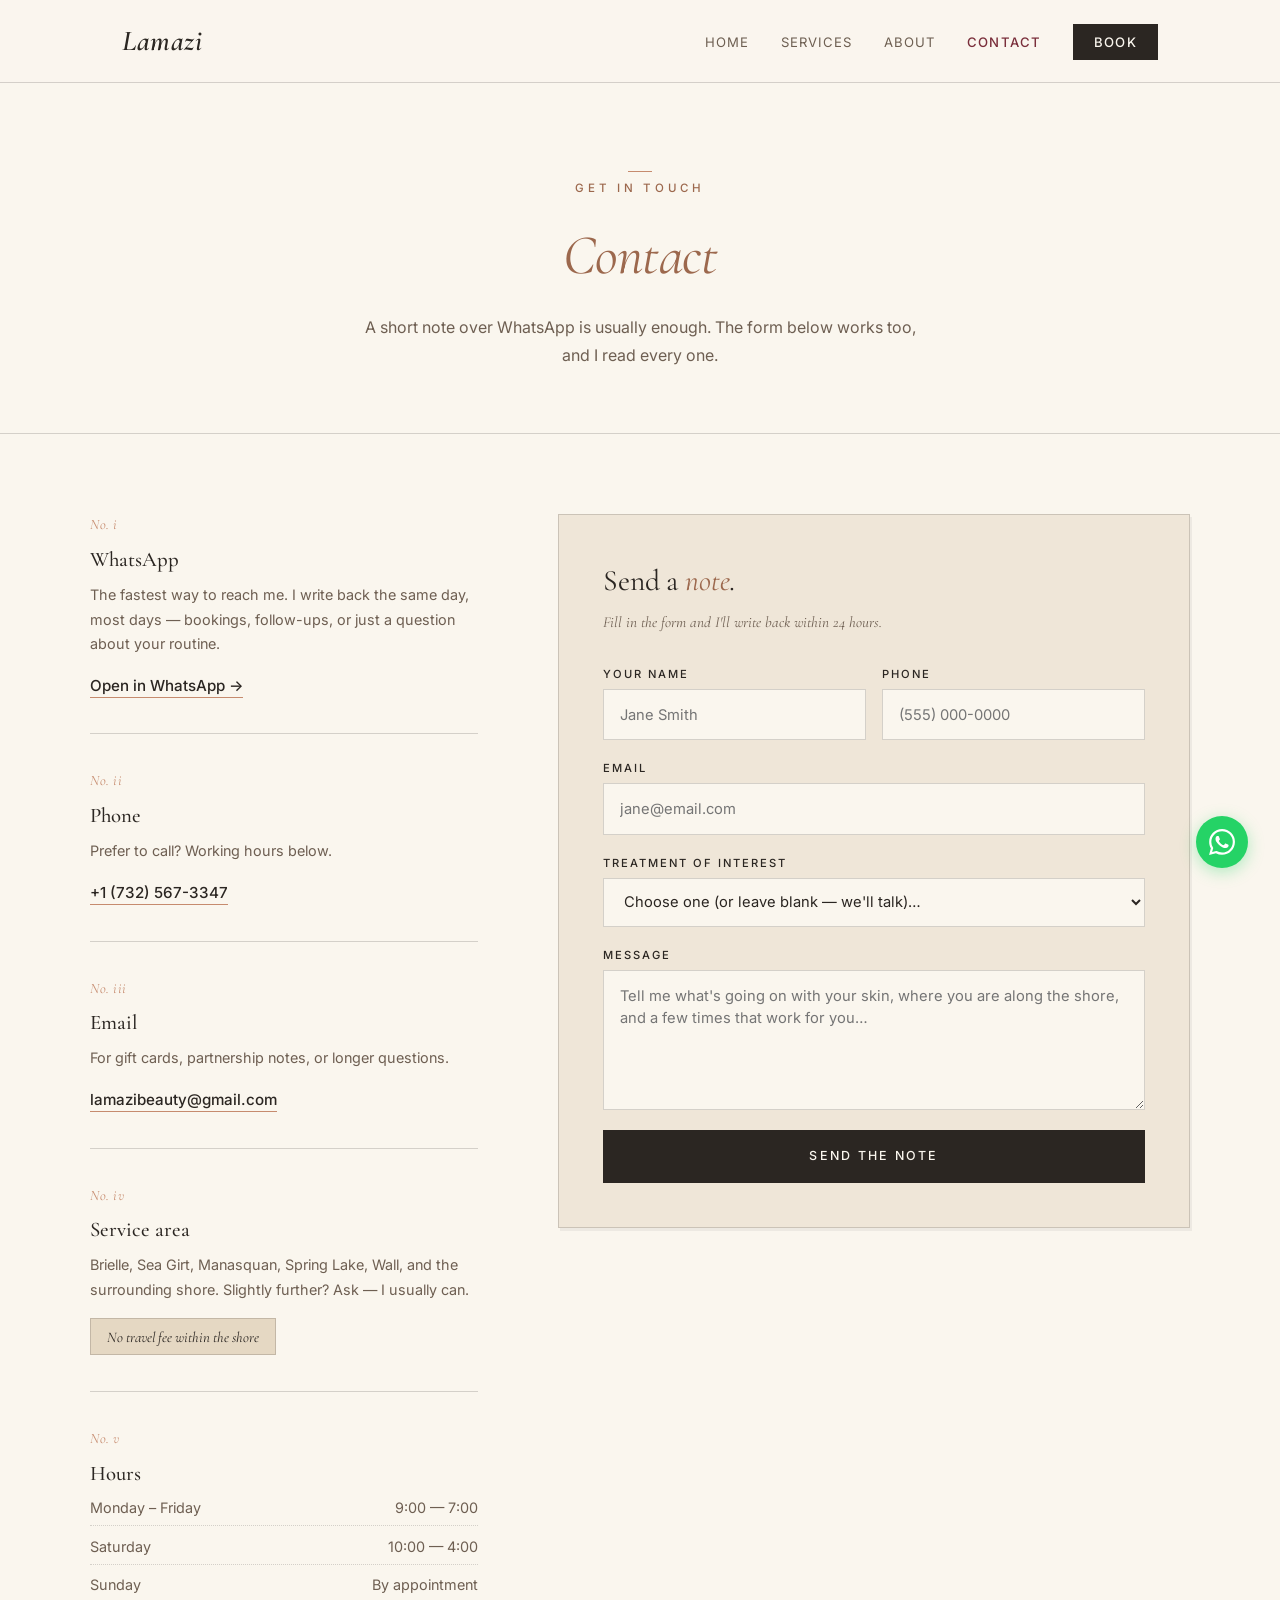
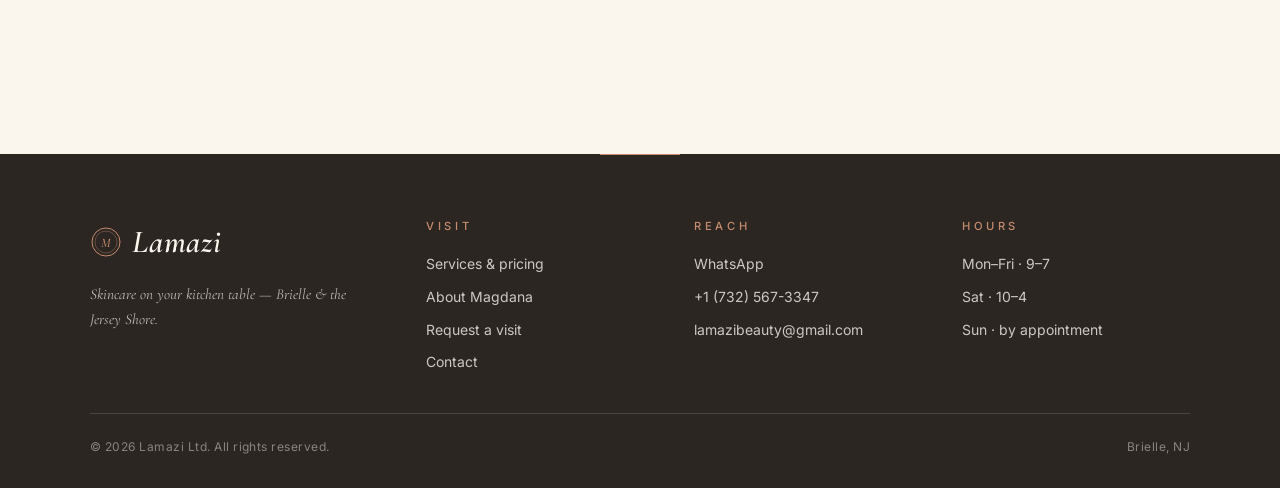
<file: contact.html>
<!DOCTYPE html>
<html lang="en">
<head>
  <meta charset="UTF-8" />
  <meta name="viewport" content="width=device-width, initial-scale=1.0"/>
  <title>Contact | Lamazi</title>
  <meta name="description" content="Contact Lamazi with questions about mobile skincare treatments, gift cards, and appointment requests in NJ &amp; NY." />
  <meta name="robots" content="index, follow" />
  <meta name="theme-color" content="#FAF6EE" />
  <link rel="canonical" href="https://lamazi.netlify.app/contact" />
  <meta property="og:type" content="website" />
  <meta property="og:site_name" content="Lamazi" />
  <meta property="og:title" content="Contact | Lamazi" />
  <meta property="og:description" content="Reach out to Lamazi with questions about mobile skincare treatments and appointment requests in NJ &amp; NY." />
  <meta property="og:url" content="https://lamazi.netlify.app/contact" />
  <meta name="twitter:card" content="summary" />
  <meta name="twitter:title" content="Contact | Lamazi" />
  <meta name="twitter:description" content="Contact Lamazi about mobile skincare treatments and appointment requests in NJ &amp; NY." />
  <link rel="icon" href="/favicon.svg" type="image/svg+xml" />
  <link rel="preconnect" href="https://fonts.googleapis.com" />
  <link rel="preconnect" href="https://fonts.gstatic.com" crossorigin />
  <link rel="stylesheet" href="style.css" />
  <link href="https://fonts.googleapis.com/css2?family=Cormorant+Garamond:ital,wght@0,400;0,500;0,600;1,400;1,500&family=Inter:wght@300;400;500&display=swap" rel="stylesheet"/>
</head>
<body>
  <a class="skip-link" href="#main-content">Skip to main content</a>

  <!-- NAVIGATION -->
  <nav class="navbar" aria-label="Primary navigation">
    <div class="nav-container">
      <a href="index.html" class="logo" aria-label="Lamazi home">Lamazi</a>
      <button class="hamburger" id="hamburger" type="button" aria-label="Open navigation menu" aria-controls="nav-links" aria-expanded="false">
        <span aria-hidden="true"></span>
        <span aria-hidden="true"></span>
        <span aria-hidden="true"></span>
      </button>
      <ul class="nav-links" id="nav-links">
        <li><a href="index.html">Home</a></li>
        <li><a href="services.html">Services</a></li>
        <li><a href="about.html">About</a></li>
        <li><a href="contact.html" aria-current="page">Contact</a></li>
        <li><a href="booking.html" class="nav-cta">Book</a></li>
      </ul>
    </div>
  </nav>

  <main id="main-content">

  <!-- PAGE HEADER -->
  <section class="page-header">
    <div class="section-container">
      <p class="section-eyebrow">Get in touch</p>
      <h1 class="page-title"><em>Contact</em></h1>
      <p class="page-subtitle">A short note over WhatsApp is usually enough. The form below works too, and I read every one.</p>
    </div>
  </section>

  <!-- CONTACT SECTION -->
  <section class="contact-section">
    <div class="contact-container">

      <!-- LEFT: Contact info -->
      <div class="contact-info">

        <div class="contact-block reveal">
          <p class="contact-block-eyebrow">No. i</p>
          <h3 class="contact-block-title">WhatsApp</h3>
          <p class="contact-block-sub">The fastest way to reach me. I write back the same day, most days — bookings, follow-ups, or just a question about your routine.</p>
          <a href="https://wa.me/17325673347" class="contact-link" target="_blank" rel="noopener">Open in WhatsApp →</a>
        </div>

        <div class="contact-block reveal">
          <p class="contact-block-eyebrow">No. ii</p>
          <h3 class="contact-block-title">Phone</h3>
          <p class="contact-block-sub">Prefer to call? Working hours below.</p>
          <a href="tel:+17325673347" class="contact-link">+1 (732) 567-3347</a>
        </div>

        <div class="contact-block reveal">
          <p class="contact-block-eyebrow">No. iii</p>
          <h3 class="contact-block-title">Email</h3>
          <p class="contact-block-sub">For gift cards, partnership notes, or longer questions.</p>
          <a href="mailto:lamazibeauty@gmail.com" class="contact-link">lamazibeauty@gmail.com</a>
        </div>

        <div class="contact-block reveal">
          <p class="contact-block-eyebrow">No. iv</p>
          <h3 class="contact-block-title">Service area</h3>
          <p class="contact-block-sub">Brielle, Sea Girt, Manasquan, Spring Lake, Wall, and the surrounding shore. Slightly further? Ask — I usually can.</p>
          <span class="service-area-tag">No travel fee within the shore</span>
        </div>

        <div class="contact-block reveal">
          <p class="contact-block-eyebrow">No. v</p>
          <h3 class="contact-block-title">Hours</h3>
          <div class="hours-list">
            <div class="hours-row"><span>Monday – Friday</span><span>9:00 — 7:00</span></div>
            <div class="hours-row"><span>Saturday</span><span>10:00 — 4:00</span></div>
            <div class="hours-row"><span>Sunday</span><span>By appointment</span></div>
          </div>
        </div>

      </div>

      <!-- RIGHT: Contact form -->
      <div class="contact-form-wrap reveal">
        <h2 class="form-title">Send a <em>note</em>.</h2>
        <p class="form-sub" id="form-note">Fill in the form and I'll write back within 24 hours.</p>

        <form class="contact-form" aria-describedby="form-note" onsubmit="handleSubmit(event)">
          <div class="form-row">
            <div class="form-group">
              <label for="name">Your name</label>
              <input type="text" id="name" name="name" autocomplete="name" placeholder="Jane Smith" required />
            </div>
            <div class="form-group">
              <label for="phone">Phone</label>
              <input type="tel" id="phone" name="phone" autocomplete="tel" placeholder="(555) 000-0000" />
            </div>
          </div>

          <div class="form-group">
            <label for="email">Email</label>
            <input type="email" id="email" name="email" autocomplete="email" placeholder="jane@email.com" required />
          </div>

          <div class="form-group">
            <label for="service">Treatment of interest</label>
            <select id="service" name="service">
              <option value="">Choose one (or leave blank — we'll talk)…</option>
              <option>Classic Facial</option>
              <option>Hydrating Facial</option>
              <option>Brightening Facial</option>
              <option>Sensitive Skin Facial</option>
              <option>Anti-Aging Facial</option>
              <option>Lifting &amp; Firming</option>
              <option>Eye Contour Treatment</option>
              <option>Chemical Peel</option>
              <option>Microdermabrasion</option>
              <option>Acne Clarifying Facial</option>
              <option>Blemish Spot Treatment</option>
              <option>Gift card enquiry</option>
              <option>Not sure yet</option>
            </select>
          </div>

          <div class="form-group">
            <label for="message">Message</label>
            <textarea id="message" name="message" rows="5" placeholder="Tell me what's going on with your skin, where you are along the shore, and a few times that work for you…"></textarea>
          </div>

          <button type="submit" class="btn-primary btn-full">Send the note</button>
        </form>

        <div class="form-success" id="form-success" role="status" aria-live="polite" tabindex="-1">
          <div class="wax-seal" aria-hidden="true">
            <span class="wax-seal-letter">M</span>
          </div>
          <div class="form-success-text">
            <h3>Sealed and <em>sent</em>.</h3>
            <p>Thanks for the note — I'll write back within 24 hours, often sooner.</p>
          </div>
        </div>

      </div>
    </div>
  </section>
  </main>

  <!-- WHATSAPP FLOAT -->
  <a href="https://wa.me/17325673347" class="whatsapp-float" target="_blank" rel="noopener" aria-label="Chat on WhatsApp" title="Chat on WhatsApp">
    <svg xmlns="http://www.w3.org/2000/svg" width="26" height="26" viewBox="0 0 24 24" fill="white" aria-hidden="true" focusable="false">
      <path d="M17.472 14.382c-.297-.149-1.758-.867-2.03-.967-.273-.099-.471-.148-.67.15-.197.297-.767.966-.94 1.164-.173.199-.347.223-.644.075-.297-.15-1.255-.463-2.39-1.475-.883-.788-1.48-1.761-1.653-2.059-.173-.297-.018-.458.13-.606.134-.133.298-.347.446-.52.149-.174.198-.298.298-.497.099-.198.05-.371-.025-.52-.075-.149-.669-1.612-.916-2.207-.242-.579-.487-.5-.669-.51-.173-.008-.371-.01-.57-.01-.198 0-.52.074-.792.372-.272.297-1.04 1.016-1.04 2.479 0 1.462 1.065 2.875 1.213 3.074.149.198 2.096 3.2 5.077 4.487.709.306 1.262.489 1.694.625.712.227 1.36.195 1.871.118.571-.085 1.758-.719 2.006-1.413.248-.694.248-1.289.173-1.413-.074-.124-.272-.198-.57-.347m-5.421 7.403h-.004a9.87 9.87 0 01-5.031-1.378l-.361-.214-3.741.982.998-3.648-.235-.374a9.86 9.86 0 01-1.51-5.26c.001-5.45 4.436-9.884 9.888-9.884 2.64 0 5.122 1.03 6.988 2.898a9.825 9.825 0 012.893 6.994c-.003 5.45-4.437 9.884-9.885 9.884m8.413-18.297A11.815 11.815 0 0012.05 0C5.495 0 .16 5.335.157 11.892c0 2.096.547 4.142 1.588 5.945L.057 24l6.305-1.654a11.882 11.882 0 005.683 1.448h.005c6.554 0 11.89-5.335 11.893-11.893a11.821 11.821 0 00-3.48-8.413z"/>
    </svg>
  </a>

  <!-- FOOTER -->
  <footer class="footer">
    <div class="footer-card">
      <div class="footer-brand">
        <span class="logo">
          <span class="monogram-mark" aria-hidden="true">
            <svg viewBox="0 0 32 32" xmlns="http://www.w3.org/2000/svg" fill="none">
              <circle cx="16" cy="16" r="14" stroke="currentColor" stroke-width="1"/>
              <circle cx="16" cy="16" r="11" stroke="currentColor" stroke-width="0.4"/>
              <text x="16" y="20.5" text-anchor="middle" fill="currentColor" font-family="Cormorant Garamond, Georgia, serif" font-size="13" font-style="italic" font-weight="500">M</text>
            </svg>
          </span>
          Lamazi
        </span>
        <p>Skincare on your kitchen table — Brielle &amp; the Jersey Shore.</p>
      </div>
      <div class="footer-col">
        <h4>Visit</h4>
        <ul>
          <li><a href="services.html">Services &amp; pricing</a></li>
          <li><a href="about.html">About Magdana</a></li>
          <li><a href="booking.html">Request a visit</a></li>
          <li><a href="contact.html">Contact</a></li>
        </ul>
      </div>
      <div class="footer-col">
        <h4>Reach</h4>
        <ul>
          <li><a href="https://wa.me/17325673347" target="_blank" rel="noopener">WhatsApp</a></li>
          <li><a href="tel:+17325673347">+1 (732) 567-3347</a></li>
          <li><a href="mailto:lamazibeauty@gmail.com">lamazibeauty@gmail.com</a></li>
        </ul>
      </div>
      <div class="footer-col">
        <h4>Hours</h4>
        <ul>
          <li><span>Mon–Fri · 9–7</span></li>
          <li><span>Sat · 10–4</span></li>
          <li><span>Sun · by appointment</span></li>
        </ul>
      </div>
    </div>
    <div class="footer-bottom">
      <span>© 2026 Lamazi Ltd. All rights reserved.</span>
      <span>Brielle, NJ</span>
    </div>
  </footer>

  <button class="back-to-top" aria-label="Back to top">
    <span class="monogram-mark" aria-hidden="true">
      <svg viewBox="0 0 32 32" xmlns="http://www.w3.org/2000/svg" fill="none">
        <circle cx="16" cy="16" r="14" stroke="currentColor" stroke-width="1"/>
        <circle cx="16" cy="16" r="11" stroke="currentColor" stroke-width="0.4"/>
        <text x="16" y="20.5" text-anchor="middle" fill="currentColor" font-family="Cormorant Garamond, Georgia, serif" font-size="13" font-style="italic" font-weight="500">M</text>
      </svg>
    </span>
  </button>

  <script src="script.js" defer></script>
</body>
</html>
</file>
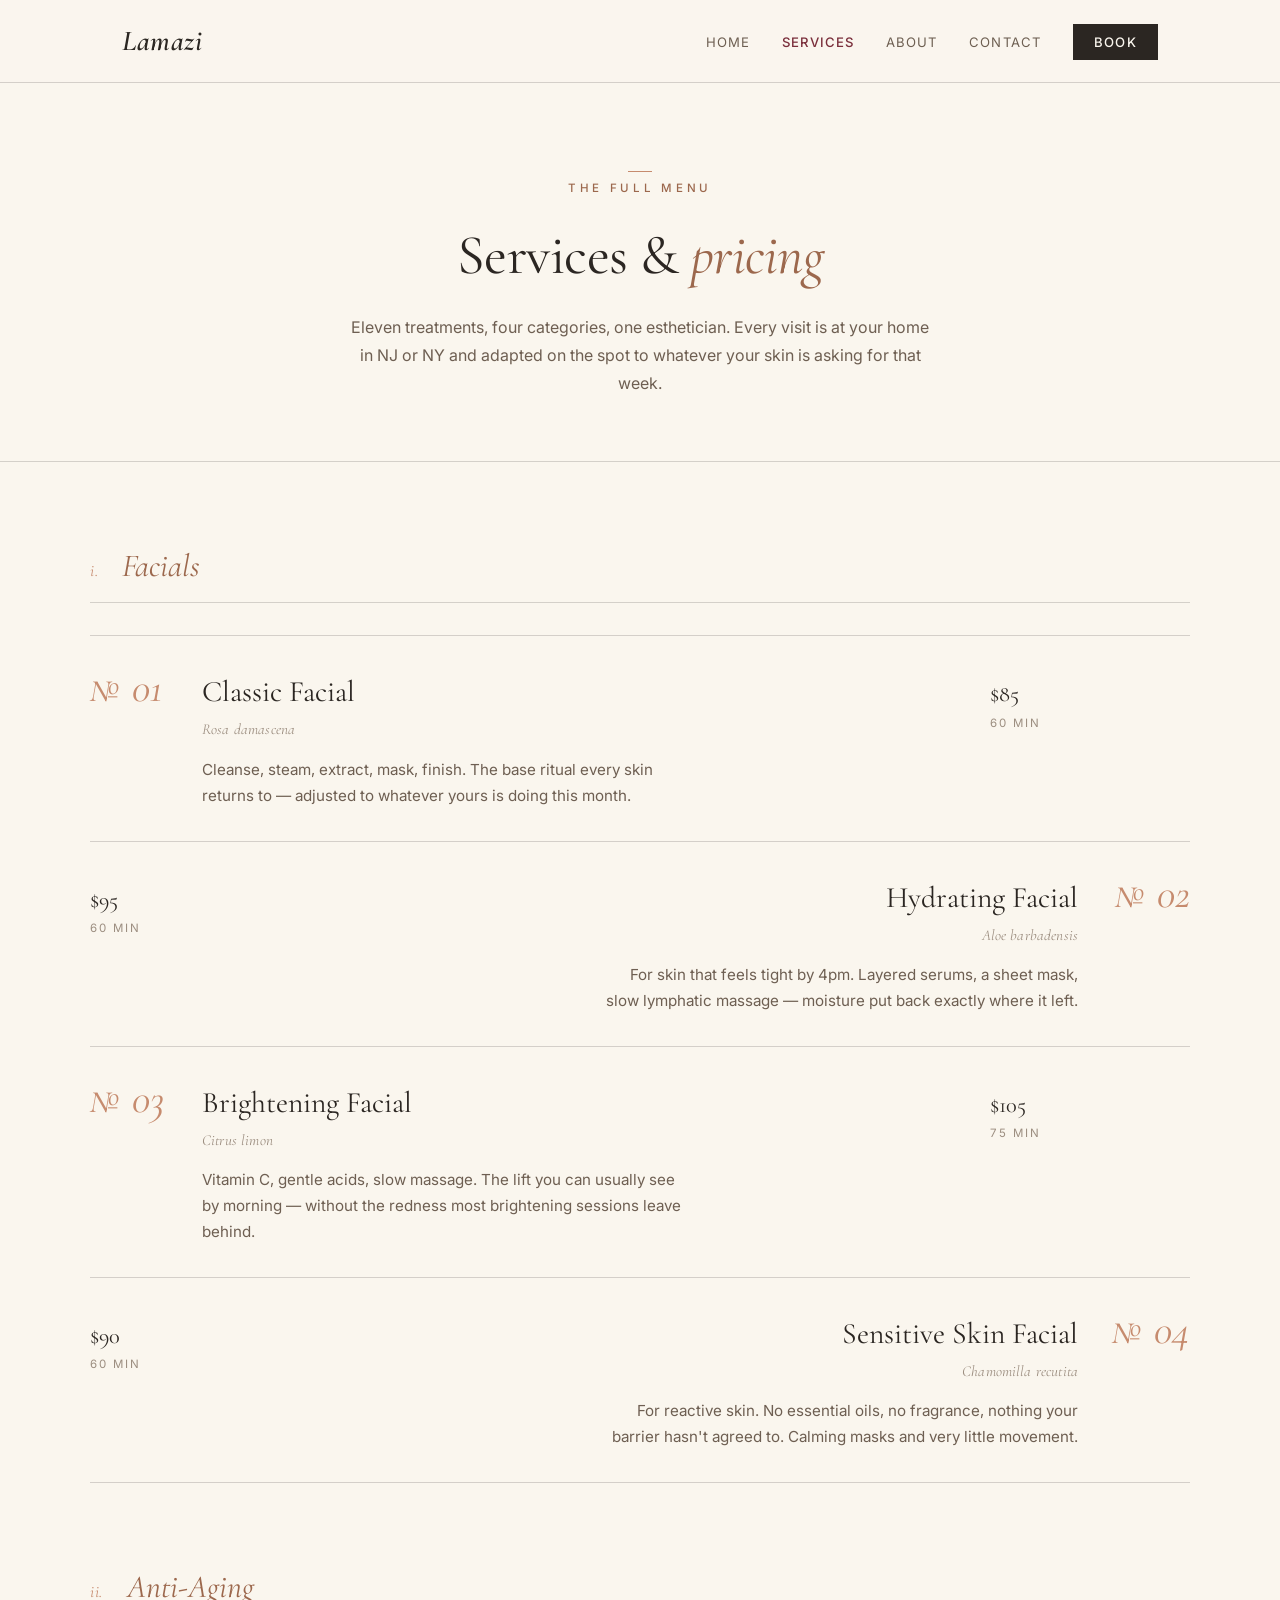
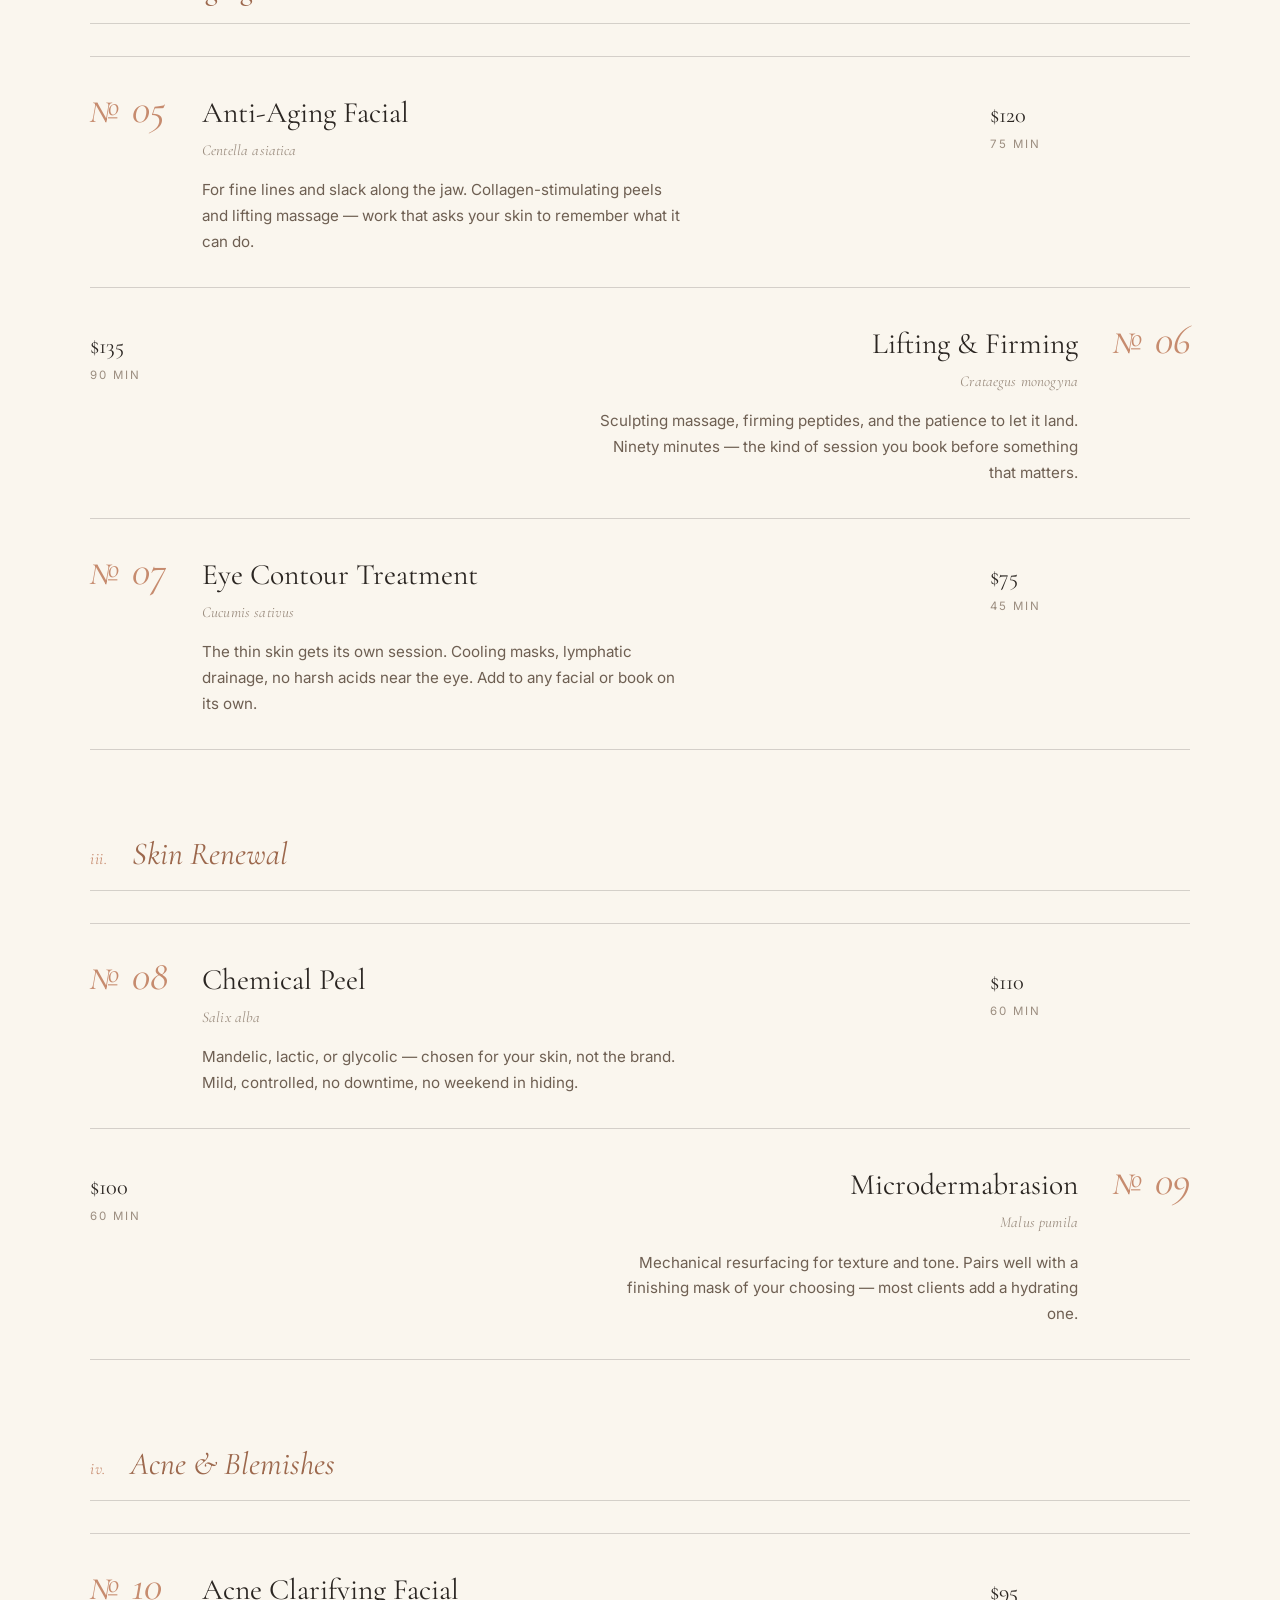
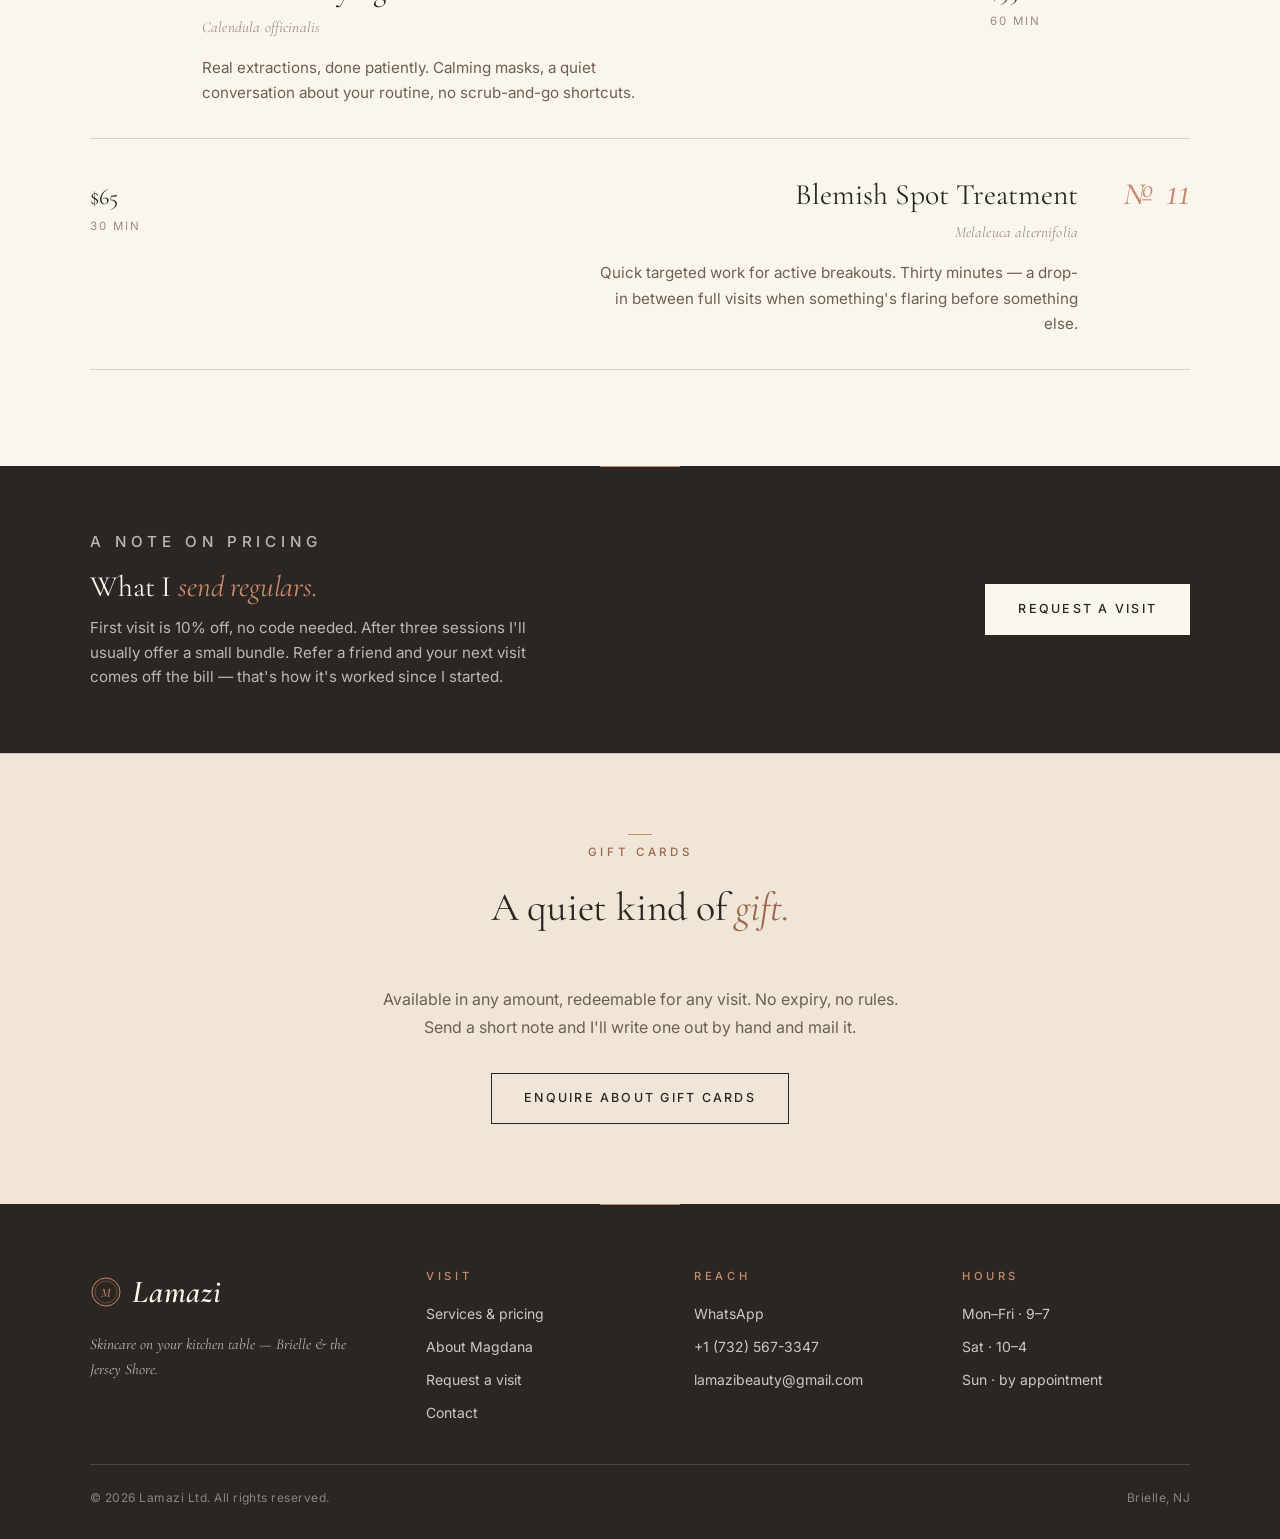
<file: services.html>
<!DOCTYPE html>
<html lang="en">
<head>
  <meta charset="UTF-8" />
  <meta name="viewport" content="width=device-width, initial-scale=1.0"/>
  <title>Services &amp; Pricing | Lamazi</title>
  <meta name="description" content="The full menu of Lamazi facial, anti-aging, skin renewal, and acne treatments — all performed at your home in NJ &amp; NY." />
  <meta name="robots" content="index, follow" />
  <meta name="theme-color" content="#FAF6EE" />
  <link rel="canonical" href="https://lamazi.netlify.app/services" />
  <meta property="og:type" content="website" />
  <meta property="og:site_name" content="Lamazi" />
  <meta property="og:title" content="Services &amp; Pricing | Lamazi" />
  <meta property="og:description" content="Browse mobile skincare treatments available through Lamazi in NJ &amp; NY." />
  <meta property="og:url" content="https://lamazi.netlify.app/services" />
  <meta name="twitter:card" content="summary" />
  <meta name="twitter:title" content="Services &amp; Pricing | Lamazi" />
  <meta name="twitter:description" content="Facials, anti-aging treatments, skin renewal, and acne care from Lamazi in NJ &amp; NY." />
  <link rel="icon" href="/favicon.svg" type="image/svg+xml" />
  <link rel="preconnect" href="https://fonts.googleapis.com" />
  <link rel="preconnect" href="https://fonts.gstatic.com" crossorigin />
  <link rel="stylesheet" href="style.css" />
  <link href="https://fonts.googleapis.com/css2?family=Cormorant+Garamond:ital,wght@0,400;0,500;0,600;1,400;1,500&family=Inter:wght@300;400;500&display=swap" rel="stylesheet"/>
</head>
<body>
  <a class="skip-link" href="#main-content">Skip to main content</a>

  <!-- NAVIGATION -->
  <nav class="navbar" aria-label="Primary navigation">
    <div class="nav-container">
      <a href="index.html" class="logo" aria-label="Lamazi home">Lamazi</a>
      <button class="hamburger" id="hamburger" type="button" aria-label="Open navigation menu" aria-controls="nav-links" aria-expanded="false">
        <span aria-hidden="true"></span>
        <span aria-hidden="true"></span>
        <span aria-hidden="true"></span>
      </button>
      <ul class="nav-links" id="nav-links">
        <li><a href="index.html">Home</a></li>
        <li><a href="services.html" aria-current="page">Services</a></li>
        <li><a href="about.html">About</a></li>
        <li><a href="contact.html">Contact</a></li>
        <li><a href="booking.html" class="nav-cta">Book</a></li>
      </ul>
    </div>
  </nav>

  <main id="main-content">

  <!-- PAGE HEADER -->
  <section class="page-header">
    <div class="section-container">
      <p class="section-eyebrow">The full menu</p>
      <h1 class="page-title">Services &amp; <em>pricing</em></h1>
      <p class="page-subtitle">Eleven treatments, four categories, one esthetician. Every visit is at your home in NJ or NY and adapted on the spot to whatever your skin is asking for that week.</p>
    </div>
  </section>

  <!-- SERVICES -->
  <section class="services-full">
    <div class="section-container">

      <!-- CATEGORY: Facials -->
      <div class="category-block">
        <div class="category-header reveal">
          <span class="category-numeral">i.</span>
          <h2 class="category-title"><em>Facials</em></h2>
        </div>
        <div class="treatment-list">

          <article class="treatment-row reveal">
            <span class="ti-num">№ 01</span>
            <div class="ti-body">
              <h3>Classic Facial</h3>
              <p class="ti-latin">Rosa damascena</p>
              <p>Cleanse, steam, extract, mask, finish. The base ritual every skin returns to — adjusted to whatever yours is doing this month.</p>
            </div>
            <div class="ti-aside">
              <span class="ti-price">$85</span>
              <span class="ti-duration">60 min</span>
            </div>
            <span class="specimen-label" aria-hidden="true">Rose · 60 min · $85</span>
          </article>

          <article class="treatment-row ti-right reveal">
            <span class="ti-num">№ 02</span>
            <div class="ti-body">
              <h3>Hydrating Facial</h3>
              <p class="ti-latin">Aloe barbadensis</p>
              <p>For skin that feels tight by 4pm. Layered serums, a sheet mask, slow lymphatic massage — moisture put back exactly where it left.</p>
            </div>
            <div class="ti-aside">
              <span class="ti-price">$95</span>
              <span class="ti-duration">60 min</span>
            </div>
            <span class="specimen-label" aria-hidden="true">Aloe · 60 min · $95</span>
          </article>

          <article class="treatment-row reveal">
            <span class="ti-num">№ 03</span>
            <div class="ti-body">
              <h3>Brightening Facial</h3>
              <p class="ti-latin">Citrus limon</p>
              <p>Vitamin C, gentle acids, slow massage. The lift you can usually see by morning — without the redness most brightening sessions leave behind.</p>
            </div>
            <div class="ti-aside">
              <span class="ti-price">$105</span>
              <span class="ti-duration">75 min</span>
            </div>
            <span class="specimen-label" aria-hidden="true">Lemon · 75 min · $105</span>
          </article>

          <article class="treatment-row ti-right reveal">
            <span class="ti-num">№ 04</span>
            <div class="ti-body">
              <h3>Sensitive Skin Facial</h3>
              <p class="ti-latin">Chamomilla recutita</p>
              <p>For reactive skin. No essential oils, no fragrance, nothing your barrier hasn't agreed to. Calming masks and very little movement.</p>
            </div>
            <div class="ti-aside">
              <span class="ti-price">$90</span>
              <span class="ti-duration">60 min</span>
            </div>
            <span class="specimen-label" aria-hidden="true">Chamomile · 60 min · $90</span>
          </article>

        </div>
      </div>

      <!-- CATEGORY: Anti-Aging -->
      <div class="category-block">
        <div class="category-header reveal">
          <span class="category-numeral">ii.</span>
          <h2 class="category-title"><em>Anti-Aging</em></h2>
        </div>
        <div class="treatment-list">

          <article class="treatment-row reveal">
            <span class="ti-num">№ 05</span>
            <div class="ti-body">
              <h3>Anti-Aging Facial</h3>
              <p class="ti-latin">Centella asiatica</p>
              <p>For fine lines and slack along the jaw. Collagen-stimulating peels and lifting massage — work that asks your skin to remember what it can do.</p>
            </div>
            <div class="ti-aside">
              <span class="ti-price">$120</span>
              <span class="ti-duration">75 min</span>
            </div>
            <span class="specimen-label" aria-hidden="true">Gotu kola · 75 min · $120</span>
          </article>

          <article class="treatment-row ti-right reveal">
            <span class="ti-num">№ 06</span>
            <div class="ti-body">
              <h3>Lifting &amp; Firming</h3>
              <p class="ti-latin">Crataegus monogyna</p>
              <p>Sculpting massage, firming peptides, and the patience to let it land. Ninety minutes — the kind of session you book before something that matters.</p>
            </div>
            <div class="ti-aside">
              <span class="ti-price">$135</span>
              <span class="ti-duration">90 min</span>
            </div>
            <span class="specimen-label" aria-hidden="true">Hawthorn · 90 min · $135</span>
          </article>

          <article class="treatment-row reveal">
            <span class="ti-num">№ 07</span>
            <div class="ti-body">
              <h3>Eye Contour Treatment</h3>
              <p class="ti-latin">Cucumis sativus</p>
              <p>The thin skin gets its own session. Cooling masks, lymphatic drainage, no harsh acids near the eye. Add to any facial or book on its own.</p>
            </div>
            <div class="ti-aside">
              <span class="ti-price">$75</span>
              <span class="ti-duration">45 min</span>
            </div>
            <span class="specimen-label" aria-hidden="true">Cucumber · 45 min · $75</span>
          </article>

        </div>
      </div>

      <!-- CATEGORY: Skin Renewal -->
      <div class="category-block">
        <div class="category-header reveal">
          <span class="category-numeral">iii.</span>
          <h2 class="category-title"><em>Skin Renewal</em></h2>
        </div>
        <div class="treatment-list">

          <article class="treatment-row reveal">
            <span class="ti-num">№ 08</span>
            <div class="ti-body">
              <h3>Chemical Peel</h3>
              <p class="ti-latin">Salix alba</p>
              <p>Mandelic, lactic, or glycolic — chosen for your skin, not the brand. Mild, controlled, no downtime, no weekend in hiding.</p>
            </div>
            <div class="ti-aside">
              <span class="ti-price">$110</span>
              <span class="ti-duration">60 min</span>
            </div>
            <span class="specimen-label" aria-hidden="true">Willow · 60 min · $110</span>
          </article>

          <article class="treatment-row ti-right reveal">
            <span class="ti-num">№ 09</span>
            <div class="ti-body">
              <h3>Microdermabrasion</h3>
              <p class="ti-latin">Malus pumila</p>
              <p>Mechanical resurfacing for texture and tone. Pairs well with a finishing mask of your choosing — most clients add a hydrating one.</p>
            </div>
            <div class="ti-aside">
              <span class="ti-price">$100</span>
              <span class="ti-duration">60 min</span>
            </div>
            <span class="specimen-label" aria-hidden="true">Apple · 60 min · $100</span>
          </article>

        </div>
      </div>

      <!-- CATEGORY: Acne & Blemishes -->
      <div class="category-block">
        <div class="category-header reveal">
          <span class="category-numeral">iv.</span>
          <h2 class="category-title"><em>Acne &amp; Blemishes</em></h2>
        </div>
        <div class="treatment-list">

          <article class="treatment-row reveal">
            <span class="ti-num">№ 10</span>
            <div class="ti-body">
              <h3>Acne Clarifying Facial</h3>
              <p class="ti-latin">Calendula officinalis</p>
              <p>Real extractions, done patiently. Calming masks, a quiet conversation about your routine, no scrub-and-go shortcuts.</p>
            </div>
            <div class="ti-aside">
              <span class="ti-price">$95</span>
              <span class="ti-duration">60 min</span>
            </div>
            <span class="specimen-label" aria-hidden="true">Calendula · 60 min · $95</span>
          </article>

          <article class="treatment-row ti-right reveal">
            <span class="ti-num">№ 11</span>
            <div class="ti-body">
              <h3>Blemish Spot Treatment</h3>
              <p class="ti-latin">Melaleuca alternifolia</p>
              <p>Quick targeted work for active breakouts. Thirty minutes — a drop-in between full visits when something's flaring before something else.</p>
            </div>
            <div class="ti-aside">
              <span class="ti-price">$65</span>
              <span class="ti-duration">30 min</span>
            </div>
            <span class="specimen-label" aria-hidden="true">Tea tree · 30 min · $65</span>
          </article>

        </div>
      </div>

    </div>
  </section>

  <!-- PROMOTIONS / NOTE ON PRICING -->
  <section class="promo-banner">
    <div class="promo-container">
      <div class="promo-text reveal">
        <p class="promo-eyebrow">A note on pricing</p>
        <h3>What I <em>send regulars.</em></h3>
        <p>First visit is 10% off, no code needed. After three sessions I'll usually offer a small bundle. Refer a friend and your next visit comes off the bill — that's how it's worked since I started.</p>
      </div>
      <a href="booking.html" class="btn-primary reveal">Request a visit</a>
    </div>
  </section>

  <!-- GIFT CARDS -->
  <section class="gift-section">
    <div class="section-container">
      <p class="section-eyebrow reveal">Gift cards</p>
      <h2 class="section-title reveal">A quiet kind of <em>gift.</em></h2>
      <p class="gift-sub reveal">Available in any amount, redeemable for any visit. No expiry, no rules. Send a short note and I'll write one out by hand and mail it.</p>
      <a href="contact.html" class="btn-secondary reveal">Enquire about gift cards</a>
    </div>
  </section>
  </main>

  <!-- FOOTER -->
  <footer class="footer">
    <div class="footer-card">
      <div class="footer-brand">
        <span class="logo">
          <span class="monogram-mark" aria-hidden="true">
            <svg viewBox="0 0 32 32" xmlns="http://www.w3.org/2000/svg" fill="none">
              <circle cx="16" cy="16" r="14" stroke="currentColor" stroke-width="1"/>
              <circle cx="16" cy="16" r="11" stroke="currentColor" stroke-width="0.4"/>
              <text x="16" y="20.5" text-anchor="middle" fill="currentColor" font-family="Cormorant Garamond, Georgia, serif" font-size="13" font-style="italic" font-weight="500">M</text>
            </svg>
          </span>
          Lamazi
        </span>
        <p>Skincare on your kitchen table — Brielle &amp; the Jersey Shore.</p>
      </div>
      <div class="footer-col">
        <h4>Visit</h4>
        <ul>
          <li><a href="services.html">Services &amp; pricing</a></li>
          <li><a href="about.html">About Magdana</a></li>
          <li><a href="booking.html">Request a visit</a></li>
          <li><a href="contact.html">Contact</a></li>
        </ul>
      </div>
      <div class="footer-col">
        <h4>Reach</h4>
        <ul>
          <li><a href="https://wa.me/17325673347" target="_blank" rel="noopener">WhatsApp</a></li>
          <li><a href="tel:+17325673347">+1 (732) 567-3347</a></li>
          <li><a href="mailto:lamazibeauty@gmail.com">lamazibeauty@gmail.com</a></li>
        </ul>
      </div>
      <div class="footer-col">
        <h4>Hours</h4>
        <ul>
          <li><span>Mon–Fri · 9–7</span></li>
          <li><span>Sat · 10–4</span></li>
          <li><span>Sun · by appointment</span></li>
        </ul>
      </div>
    </div>
    <div class="footer-bottom">
      <span>© 2026 Lamazi Ltd. All rights reserved.</span>
      <span>Brielle, NJ</span>
    </div>
  </footer>

  <button class="back-to-top" aria-label="Back to top">
    <span class="monogram-mark" aria-hidden="true">
      <svg viewBox="0 0 32 32" xmlns="http://www.w3.org/2000/svg" fill="none">
        <circle cx="16" cy="16" r="14" stroke="currentColor" stroke-width="1"/>
        <circle cx="16" cy="16" r="11" stroke="currentColor" stroke-width="0.4"/>
        <text x="16" y="20.5" text-anchor="middle" fill="currentColor" font-family="Cormorant Garamond, Georgia, serif" font-size="13" font-style="italic" font-weight="500">M</text>
      </svg>
    </span>
  </button>

  <script src="script.js" defer></script>
</body>
</html>
</file>
<file: style.css>
/* === RESET & BASE === */
* {
  margin: 0;
  padding: 0;
  box-sizing: border-box;
}

:root {
  /* Original pinks — kept as supporting accents, not dominant */
  --white: #FFFFFF;
  --pink-light: #FDF0F3;
  --pink-mid: #F2D4DC;
  --pink-accent: #C97A8F;
  --pink-dark: #A85870;
  --pink-deep: #8F465C;

  /* Apothecary palette — new dominant tones */
  --cream: #FAF6EE;          /* lightest paper, primary canvas */
  --sand: #EFE6D8;           /* paper / page background */
  --sand-warm: #E5D8C3;      /* second paper tone for layering */
  --clay: #C68B6E;           /* warm terracotta accent */
  --clay-deep: #9C684D;      /* ink-on-clay text, headings on warm bg */
  --ink: #2B2622;            /* warm near-black for body text */
  --ink-mid: #6E5F52;        /* muted warm grey */
  --ink-light: #9C8E80;      /* subtler labels */
  --seal: #7A2E3B;           /* deep wine-rose for "wax seal" moments */
  --rule: rgba(43, 38, 34, 0.18);  /* hairline rules on paper */

  /* Legacy tokens, remapped to apothecary equivalents so existing rules read warm */
  --text-dark: var(--ink);
  --text-mid: var(--ink-mid);
  --text-light: var(--ink-light);

  --font-serif: 'Cormorant Garamond', serif;
  --font-sans: 'Inter', sans-serif;
}

html {
  scroll-behavior: smooth;
}

body {
  font-family: var(--font-sans);
  color: var(--ink);
  /* Paper grain — inline SVG noise at very low opacity */
  background-color: var(--cream);
  background-image: url("data:image/svg+xml;utf8,<svg xmlns='http://www.w3.org/2000/svg' width='220' height='220'><filter id='n'><feTurbulence type='fractalNoise' baseFrequency='0.85' numOctaves='2' stitchTiles='stitch'/><feColorMatrix values='0 0 0 0 0.17  0 0 0 0 0.15  0 0 0 0 0.13  0 0 0 0.06 0'/></filter><rect width='100%25' height='100%25' filter='url(%23n)'/></svg>");
  background-repeat: repeat;
  line-height: 1.5;
}

button,
input,
select,
textarea {
  font: inherit;
}

a:focus-visible,
button:focus-visible,
input:focus-visible,
select:focus-visible,
textarea:focus-visible {
  outline: 2px solid var(--seal);
  outline-offset: 4px;
}

.skip-link {
  position: absolute;
  top: -100px;
  left: 1rem;
  z-index: 1000;
  background: var(--ink);
  color: var(--cream);
  padding: 0.75rem 1rem;
  border-radius: 4px;
  text-decoration: none;
  font-weight: 500;
}
.skip-link:focus {
  top: 1rem;
}

/* === NAVIGATION === */
.navbar {
  position: sticky;
  top: 0;
  background: rgba(250, 246, 238, 0.92);
  backdrop-filter: blur(8px);
  border-bottom: 1px solid var(--rule);
  z-index: 100;
  transition: box-shadow 0.3s ease;
}
.navbar.scrolled {
  box-shadow: 0 2px 20px rgba(43, 38, 34, 0.06);
}
.navbar.scrolled .nav-container {
  padding-top: 0.75rem;
  padding-bottom: 0.75rem;
}

.nav-container {
  max-width: 1100px;
  margin: 0 auto;
  padding: 1.2rem 2rem;
  display: flex;
  justify-content: space-between;
  align-items: center;
}

.logo {
  font-family: var(--font-serif);
  font-size: 1.8rem;
  font-weight: 600;
  font-style: italic;
  color: var(--ink);
  text-decoration: none;
  letter-spacing: 0.02em;
}

.nav-links {
  list-style: none;
  display: flex;
  gap: 2rem;
  align-items: center;
}
.nav-links a {
  text-decoration: none;
  font-size: 0.82rem;
  font-weight: 400;
  color: var(--ink-mid);
  letter-spacing: 0.08em;
  text-transform: uppercase;
  transition: color 0.2s;
}
.nav-links a:hover {
  color: var(--clay-deep);
}
.nav-links a[aria-current="page"] {
  color: var(--seal);
  font-weight: 500;
}
.nav-links a:not(.nav-cta) {
  position: relative;
}
.nav-links a:not(.nav-cta)::after {
  content: '';
  position: absolute;
  bottom: -3px;
  left: 0;
  width: 0;
  height: 1px;
  background: var(--clay-deep);
  transition: width 0.3s ease;
}
.nav-links a:not(.nav-cta):hover::after {
  width: 100%;
}

.nav-cta {
  background: var(--ink) !important;
  color: var(--cream) !important;
  padding: 0.55rem 1.25rem;
  border-radius: 0;
  border: 1px solid var(--ink);
  font-weight: 500 !important;
  letter-spacing: 0.1em !important;
  transition: background 0.2s, color 0.2s !important;
}
.nav-cta:hover {
  background: var(--seal) !important;
  border-color: var(--seal);
}

/* === HERO === */
.hero-wrap {
  background: var(--cream);
  position: relative;
  overflow: hidden;
}

.hero {
  min-height: calc(100vh - 65px);
  display: flex;
  align-items: center;
  justify-content: center;
  padding: 7rem 2rem 6rem;
  text-align: center;
  position: relative;
}

.hero-inner {
  max-width: 760px;
  margin: 0 auto;
  position: relative;
  z-index: 2;
}

.hero-eyebrow {
  font-size: 0.72rem;
  letter-spacing: 0.32em;
  text-transform: uppercase;
  color: var(--clay-deep);
  margin-bottom: 0;
  font-weight: 500;
}

.hero-rule {
  width: 36px;
  height: 1px;
  background: var(--clay);
  margin: 1.5rem auto 2rem;
}

.hero-title {
  font-family: var(--font-serif);
  font-size: 6rem;
  font-weight: 400;
  line-height: 1.04;
  color: var(--ink);
  margin-bottom: 1.75rem;
  letter-spacing: -0.012em;
}
.hero-title em {
  font-style: italic;
  color: var(--clay-deep);
}

.hero-sub {
  font-size: 1.05rem;
  color: var(--ink-mid);
  line-height: 1.8;
  max-width: 480px;
  margin: 0 auto 2.5rem;
}

/* Hero botanical — large, single, behind the type column */
.hero-botanical {
  position: absolute;
  inset: 0;
  display: flex;
  align-items: center;
  justify-content: center;
  pointer-events: none;
  z-index: 1;
}
.hero-botanical svg {
  width: min(960px, 100%);
  height: auto;
  opacity: 0.16;
  animation: botanical-in 1.4s 0.3s cubic-bezier(0.16, 1, 0.3, 1) both;
}
@keyframes botanical-in {
  from { opacity: 0; transform: scale(0.96); }
  to   { opacity: 0.16; transform: scale(1); }
}

/* === BUTTONS === */
.btn-primary,
.btn-secondary,
.btn-ghost,
.btn-whatsapp {
  display: inline-block;
  padding: 0.95rem 2rem;
  border-radius: 0;
  text-decoration: none;
  font-size: 0.78rem;
  font-weight: 500;
  letter-spacing: 0.18em;
  text-transform: uppercase;
  transition: background 0.2s, color 0.2s, transform 0.15s, box-shadow 0.2s;
  border: 1px solid transparent;
  cursor: pointer;
}

.btn-primary {
  background: var(--ink);
  color: var(--cream);
  border-color: var(--ink);
}
.btn-primary:hover {
  background: var(--seal);
  border-color: var(--seal);
  transform: translateY(-1px);
}

.btn-secondary {
  border-color: var(--ink);
  color: var(--ink);
  background: transparent;
}
.btn-secondary:hover {
  background: var(--ink);
  color: var(--cream);
  transform: translateY(-1px);
}

.btn-ghost {
  border-color: var(--clay-deep);
  color: var(--clay-deep);
  background: transparent;
}
.btn-ghost:hover {
  background: var(--clay-deep);
  color: var(--cream);
  transform: translateY(-1px);
}

.btn-whatsapp {
  background: #25D366;
  color: var(--white);
  border-color: #25D366;
}
.btn-whatsapp:hover {
  background: #1EB857;
  border-color: #1EB857;
  transform: translateY(-1px);
}

.btn-full {
  display: block;
  width: 100%;
  text-align: center;
  padding: 1rem;
}

.hero-ctas {
  display: flex;
  gap: 1rem;
  flex-wrap: wrap;
  align-items: center;
  justify-content: center;
}

/* === EDITORIAL LINE (replaces marquee) === */
.editorial-line {
  text-align: center;
  padding: 2.5rem 2rem;
  background: var(--sand);
  border-top: 1px solid var(--rule);
  border-bottom: 1px solid var(--rule);
}
.editorial-line p {
  font-family: var(--font-serif);
  font-style: italic;
  font-size: 1.15rem;
  color: var(--clay-deep);
  max-width: 720px;
  margin: 0 auto;
  line-height: 1.6;
  letter-spacing: 0.005em;
}
.editorial-line .ornament {
  display: block;
  width: 24px;
  height: auto;
  margin: 0 auto 1rem;
  color: var(--clay);
}

/* === PRACTICE NOTES (replaces trust bar) === */
.practice-notes {
  background: var(--cream);
  padding: 3.5rem 2rem;
}
.practice-notes-container {
  max-width: 720px;
  margin: 0 auto;
  display: flex;
  flex-direction: column;
  gap: 1.1rem;
}
.practice-note {
  display: grid;
  grid-template-columns: 90px 1fr;
  gap: 1.5rem;
  align-items: baseline;
  padding-bottom: 1rem;
  border-bottom: 1px solid var(--rule);
}
.practice-note:last-child { border-bottom: none; }
.practice-note .pn-num {
  font-family: var(--font-serif);
  font-style: italic;
  font-size: 1.15rem;
  color: var(--clay-deep);
  letter-spacing: 0.02em;
}
.practice-note .pn-label {
  font-size: 0.92rem;
  color: var(--ink);
  letter-spacing: 0.01em;
  line-height: 1.5;
}
.practice-note .pn-label em {
  font-style: italic;
  color: var(--ink-mid);
}

/* === SECTION RULE / ORNAMENT === */
.section-rule {
  display: flex;
  align-items: center;
  justify-content: center;
  gap: 1rem;
  padding: 0 2rem;
}
.section-rule::before,
.section-rule::after {
  content: '';
  flex: 0 0 80px;
  height: 1px;
  background: var(--rule);
}
.section-rule .mark {
  font-family: var(--font-serif);
  font-style: italic;
  font-size: 0.9rem;
  color: var(--clay);
}

/* === SECTION HEADERS === */
.section-container {
  max-width: 1100px;
  margin: 0 auto;
}
.section-eyebrow {
  font-size: 0.72rem;
  letter-spacing: 0.32em;
  text-transform: uppercase;
  color: var(--clay-deep);
  font-weight: 500;
  margin-bottom: 1rem;
  display: inline-block;
  position: relative;
  padding-top: 0.6rem;
}
.section-eyebrow::before {
  content: '';
  position: absolute;
  top: 0;
  left: 50%;
  transform: translateX(-50%);
  width: 24px;
  height: 1px;
  background: var(--clay);
}
.section-title {
  font-family: var(--font-serif);
  font-size: 2.5rem;
  font-weight: 400;
  color: var(--ink);
  margin-bottom: 3rem;
  letter-spacing: -0.005em;
}
.section-title em {
  font-style: italic;
  color: var(--clay-deep);
}

/* === INDEX OF TREATMENTS (replaces 4-col grid) === */
.treatment-index {
  padding: 6rem 2rem;
  background: var(--cream);
}
.treatment-index .ti-header {
  text-align: center;
  margin-bottom: 4rem;
}
.treatment-index .treatment-list {
  max-width: 880px;
  margin: 0 auto;
  display: flex;
  flex-direction: column;
}
.treatment-row {
  display: grid;
  grid-template-columns: 80px 1fr 200px;
  gap: 2rem;
  align-items: baseline;
  padding: 2rem 0;
  border-bottom: 1px solid var(--rule);
  position: relative;
  transition: padding-left 0.35s cubic-bezier(0.16, 1, 0.3, 1);
}
.treatment-row:first-child { border-top: 1px solid var(--rule); }
.treatment-row:hover {
  padding-left: 16px;
}
.treatment-row:hover .ti-num {
  color: var(--seal);
}
.treatment-row:hover .specimen-label {
  opacity: 1;
  transform: translateX(0) rotate(-2deg);
  pointer-events: auto;
}

.treatment-row.ti-right {
  grid-template-columns: 200px 1fr 80px;
  text-align: right;
}
.treatment-row.ti-right .ti-num { order: 3; text-align: right; }
.treatment-row.ti-right .ti-body { order: 2; text-align: right; }
.treatment-row.ti-right .ti-aside { order: 1; text-align: left; }
.treatment-row.ti-right:hover { padding-left: 0; padding-right: 16px; }
.treatment-row.ti-right:hover .specimen-label { transform: translateX(0) rotate(2deg); }

.ti-num {
  font-family: var(--font-serif);
  font-style: italic;
  font-size: 2.6rem;
  font-weight: 400;
  color: var(--clay);
  line-height: 1;
  transition: color 0.3s ease;
}
.ti-body h3 {
  font-family: var(--font-serif);
  font-size: 1.85rem;
  font-weight: 400;
  color: var(--ink);
  margin-bottom: 0.5rem;
  line-height: 1.15;
}
.ti-body .ti-latin {
  font-family: var(--font-serif);
  font-style: italic;
  font-size: 0.95rem;
  color: var(--ink-light);
  margin-bottom: 0.85rem;
  letter-spacing: 0.01em;
}
.ti-body p {
  font-size: 0.95rem;
  color: var(--ink-mid);
  line-height: 1.7;
  max-width: 480px;
}
.treatment-row.ti-right .ti-body p { margin-left: auto; }

.ti-aside {
  display: flex;
  flex-direction: column;
  gap: 0.25rem;
}
.ti-aside .ti-price {
  font-family: var(--font-serif);
  font-size: 1.4rem;
  color: var(--ink);
}
.ti-aside .ti-duration {
  font-size: 0.72rem;
  letter-spacing: 0.18em;
  text-transform: uppercase;
  color: var(--ink-light);
}

/* Specimen label (signature 3) — slides in on hover */
.specimen-label {
  position: absolute;
  top: 50%;
  right: -20px;
  transform: translateX(40px) rotate(-2deg);
  background: var(--sand-warm);
  color: var(--ink);
  padding: 0.5rem 0.85rem;
  font-family: var(--font-serif);
  font-style: italic;
  font-size: 0.78rem;
  border: 1px solid var(--rule);
  box-shadow: 2px 3px 0 rgba(43, 38, 34, 0.08);
  opacity: 0;
  transition: opacity 0.35s ease, transform 0.45s cubic-bezier(0.16, 1, 0.3, 1);
  pointer-events: none;
  white-space: nowrap;
  margin-top: -16px;
  z-index: 5;
}
.specimen-label::before {
  content: '';
  position: absolute;
  left: -3px;
  top: 50%;
  transform: translateY(-50%);
  width: 6px;
  height: 6px;
  background: var(--clay);
  border-radius: 50%;
  border: 1px solid var(--rule);
}
.treatment-row.ti-right .specimen-label {
  right: auto;
  left: -20px;
  transform: translateX(-40px) rotate(2deg);
}
.treatment-row.ti-right .specimen-label::before { left: auto; right: -3px; }

.treatment-index .ti-foot {
  text-align: center;
  margin-top: 4rem;
}

/* === HOW IT WORKS — pinned apothecary cards === */
.how-it-works {
  padding: 6rem 2rem;
  background: var(--sand);
  border-top: 1px solid var(--rule);
  border-bottom: 1px solid var(--rule);
}
.how-it-works .section-container { text-align: center; }
.hiw-steps {
  display: grid;
  grid-template-columns: repeat(3, 1fr);
  gap: 1.75rem;
  max-width: 900px;
  margin: 3rem auto 0;
}
.hiw-card {
  background: var(--cream);
  border: 1px solid var(--rule);
  padding: 2rem 1.5rem 2.25rem;
  text-align: left;
  position: relative;
  box-shadow: 1px 2px 0 rgba(43, 38, 34, 0.06);
  transition: transform 0.3s cubic-bezier(0.16, 1, 0.3, 1), box-shadow 0.3s ease;
}
.hiw-card:nth-child(1) { transform: rotate(-1deg); }
.hiw-card:nth-child(2) { transform: rotate(0.5deg); }
.hiw-card:nth-child(3) { transform: rotate(-0.5deg); }
.hiw-card:hover {
  transform: rotate(0) translateY(-3px);
  box-shadow: 2px 4px 0 rgba(43, 38, 34, 0.1);
}
/* paper pin */
.hiw-card::before {
  content: '';
  position: absolute;
  top: -6px;
  left: 50%;
  transform: translateX(-50%);
  width: 10px;
  height: 10px;
  background: var(--seal);
  border-radius: 50%;
  box-shadow: 0 1px 2px rgba(0,0,0,0.2);
}
.hiw-numeral {
  font-family: var(--font-serif);
  font-style: italic;
  font-size: 1.05rem;
  color: var(--clay-deep);
  letter-spacing: 0.04em;
  margin-bottom: 0.85rem;
  display: block;
  border-bottom: 1px solid var(--rule);
  padding-bottom: 0.55rem;
}
.hiw-card h3 {
  font-family: var(--font-serif);
  font-size: 1.35rem;
  font-weight: 500;
  color: var(--ink);
  margin-bottom: 0.55rem;
  line-height: 1.25;
}
.hiw-card p {
  font-size: 0.92rem;
  color: var(--ink-mid);
  line-height: 1.7;
}

/* === SIGNATURE QUOTE (replaces Pinterest cliché) === */
.signature-quote {
  padding: 5.5rem 2rem;
  text-align: center;
  background: var(--cream);
}
.signature-quote .sq-mark {
  width: 36px;
  height: 1px;
  background: var(--clay);
  margin: 0 auto 1.75rem;
}
.signature-quote blockquote {
  font-family: var(--font-serif);
  font-style: italic;
  font-size: 1.85rem;
  font-weight: 400;
  color: var(--ink);
  max-width: 760px;
  margin: 0 auto 1.5rem;
  line-height: 1.45;
  letter-spacing: -0.005em;
}
.signature-quote .sq-attrib {
  display: inline-flex;
  align-items: center;
  gap: 0.75rem;
  font-size: 0.72rem;
  letter-spacing: 0.32em;
  text-transform: uppercase;
  color: var(--ink-mid);
  font-weight: 500;
}
.signature-quote .sq-attrib .monogram-mark {
  width: 28px;
  height: 28px;
}

/* === TESTIMONIALS === */
.testimonials {
  padding: 6rem 2rem;
  background: var(--sand);
  border-top: 1px solid var(--rule);
  border-bottom: 1px solid var(--rule);
}
.testimonials .section-container { text-align: center; }
.testimonial-grid {
  display: grid;
  grid-template-columns: 1fr 1fr;
  gap: 2.5rem;
  max-width: 900px;
  margin: 3rem auto 0;
}
.testimonial {
  background: var(--cream);
  border: 1px solid var(--rule);
  padding: 2rem 2rem 1.75rem;
  text-align: left;
  position: relative;
}
.testimonial:nth-child(odd) { transform: rotate(-0.4deg); }
.testimonial:nth-child(even) { transform: rotate(0.4deg); }
.testimonial p {
  font-family: var(--font-serif);
  font-style: italic;
  font-size: 1.1rem;
  color: var(--ink);
  line-height: 1.55;
  margin-bottom: 1.25rem;
}
.testimonial .t-attrib {
  font-size: 0.72rem;
  letter-spacing: 0.18em;
  text-transform: uppercase;
  color: var(--ink-light);
}

/* === BOOKING CTA === */
.cta-section {
  background: var(--sand-warm);
  border-top: 1px solid var(--rule);
  padding: 6rem 2rem;
}
.cta-container {
  max-width: 640px;
  margin: 0 auto;
  text-align: center;
}
.cta-container h2 {
  font-family: var(--font-serif);
  font-size: 2.5rem;
  font-weight: 400;
  margin-bottom: 1rem;
  letter-spacing: -0.005em;
}
.cta-container h2 em {
  font-style: italic;
  color: var(--clay-deep);
}
.cta-container p {
  color: var(--ink-mid);
  font-size: 1rem;
  margin-bottom: 2rem;
  line-height: 1.7;
}
.cta-buttons {
  display: flex;
  gap: 1rem;
  justify-content: center;
  flex-wrap: wrap;
}

/* === FOOTER (business card) === */
.footer {
  background: var(--ink);
  color: var(--cream);
  padding: 4rem 2rem 2rem;
  position: relative;
}
.footer::before {
  content: '';
  display: block;
  position: absolute;
  top: 0;
  left: 50%;
  transform: translateX(-50%);
  width: 80px;
  height: 1px;
  background: var(--clay);
}
.footer-card {
  max-width: 1100px;
  margin: 0 auto;
  display: grid;
  grid-template-columns: 1.3fr 1fr 1fr 1fr;
  gap: 2.5rem;
  padding-bottom: 2.5rem;
  border-bottom: 1px solid rgba(250, 246, 238, 0.15);
}
.footer-brand {
  display: flex;
  flex-direction: column;
  gap: 1rem;
}
.footer-brand .logo {
  color: var(--cream);
  font-size: 2rem;
  display: flex;
  align-items: center;
  gap: 0.65rem;
}
.footer-brand .logo .monogram-mark {
  width: 32px;
  height: 32px;
}
.footer-brand p {
  font-family: var(--font-serif);
  font-style: italic;
  font-size: 0.95rem;
  color: rgba(250, 246, 238, 0.7);
  line-height: 1.6;
  max-width: 280px;
}
.footer-col h4 {
  font-size: 0.7rem;
  letter-spacing: 0.32em;
  text-transform: uppercase;
  color: var(--clay);
  margin-bottom: 1rem;
  font-weight: 500;
}
.footer-col ul {
  list-style: none;
  display: flex;
  flex-direction: column;
  gap: 0.55rem;
}
.footer-col a,
.footer-col span {
  color: rgba(250, 246, 238, 0.78);
  text-decoration: none;
  font-size: 0.875rem;
  line-height: 1.55;
  transition: color 0.2s;
}
.footer-col a:hover {
  color: var(--cream);
}
.footer-bottom {
  max-width: 1100px;
  margin: 1.5rem auto 0;
  display: flex;
  justify-content: space-between;
  align-items: center;
  flex-wrap: wrap;
  gap: 1rem;
  font-size: 0.75rem;
  color: rgba(250, 246, 238, 0.45);
  letter-spacing: 0.04em;
}

/* === PAGE HEADER === */
.page-header {
  background: var(--cream);
  border-bottom: 1px solid var(--rule);
  padding: 5.5rem 2rem 4rem;
  text-align: center;
}
.page-title {
  font-family: var(--font-serif);
  font-size: 3.5rem;
  font-weight: 400;
  color: var(--ink);
  margin-bottom: 1rem;
  letter-spacing: -0.01em;
}
.page-title em {
  font-style: italic;
  color: var(--clay-deep);
}
.page-subtitle {
  font-size: 1rem;
  color: var(--ink-mid);
  line-height: 1.75;
  max-width: 580px;
  margin: 0 auto;
}

/* === SERVICES FULL PAGE === */
.services-full {
  padding: 5rem 2rem 6rem;
  background: var(--cream);
}
.category-block {
  margin-bottom: 5rem;
}
.category-block:last-child { margin-bottom: 0; }
.category-header {
  display: flex;
  align-items: baseline;
  gap: 1.5rem;
  margin-bottom: 2rem;
  padding-bottom: 0.75rem;
  border-bottom: 1px solid var(--rule);
}
.category-numeral {
  font-family: var(--font-serif);
  font-style: italic;
  font-size: 1.05rem;
  color: var(--clay);
  letter-spacing: 0.04em;
  flex-shrink: 0;
}
.category-title {
  font-family: var(--font-serif);
  font-size: 2rem;
  font-weight: 400;
  color: var(--ink);
}
.category-title em {
  font-style: italic;
  color: var(--clay-deep);
}

/* === PROMOTIONS BANNER (rewritten as quiet note) === */
.promo-banner {
  background: var(--ink);
  padding: 4rem 2rem;
  position: relative;
}
.promo-banner::before {
  content: '';
  position: absolute;
  top: 0;
  left: 50%;
  transform: translateX(-50%);
  width: 80px;
  height: 1px;
  background: var(--clay);
}
.promo-container {
  max-width: 1100px;
  margin: 0 auto;
  display: flex;
  justify-content: space-between;
  align-items: center;
  gap: 2rem;
  flex-wrap: wrap;
}
.promo-eyebrow {
  font-size: 0.7rem;
  text-transform: uppercase;
  letter-spacing: 0.32em;
  color: var(--clay);
  margin-bottom: 0.65rem;
  font-weight: 500;
}
.promo-text h3 {
  font-family: var(--font-serif);
  font-size: 1.85rem;
  font-weight: 400;
  color: var(--cream);
  margin-bottom: 0.45rem;
  letter-spacing: -0.005em;
}
.promo-text h3 em { font-style: italic; color: var(--clay); }
.promo-text p {
  font-size: 0.95rem;
  color: rgba(250, 246, 238, 0.7);
  line-height: 1.6;
  max-width: 460px;
}
.promo-banner .btn-primary {
  background: var(--cream);
  color: var(--ink);
  border-color: var(--cream);
}
.promo-banner .btn-primary:hover {
  background: var(--clay);
  border-color: var(--clay);
}

/* === GIFT CARDS === */
.gift-section {
  padding: 5rem 2rem;
  background: var(--sand);
  border-top: 1px solid var(--rule);
}
.gift-section .section-container { text-align: center; }
.gift-sub {
  font-size: 1rem;
  color: var(--ink-mid);
  line-height: 1.75;
  max-width: 520px;
  margin: 0 auto 2rem;
}

/* === BOOKING PAGE === */
.booking-section {
  padding: 5rem 2rem;
  background: var(--cream);
}
.booking-container {
  max-width: 1100px;
  margin: 0 auto;
  display: grid;
  grid-template-columns: 1fr 1.4fr;
  gap: 4rem;
  align-items: start;
}
.booking-info-title {
  font-family: var(--font-serif);
  font-size: 1.85rem;
  font-weight: 400;
  color: var(--ink);
  margin-bottom: 2rem;
  letter-spacing: -0.005em;
}
.booking-info-title em { font-style: italic; color: var(--clay-deep); }

.step {
  display: grid;
  grid-template-columns: 50px 1fr;
  gap: 1.25rem;
  margin-bottom: 2rem;
  align-items: baseline;
  padding-bottom: 1.5rem;
  border-bottom: 1px solid var(--rule);
}
.step:last-of-type { border-bottom: none; }
.step-numeral {
  font-family: var(--font-serif);
  font-style: italic;
  font-size: 1.5rem;
  color: var(--clay);
  letter-spacing: 0.02em;
  line-height: 1;
}
.step-text h3 {
  font-family: var(--font-serif);
  font-size: 1.2rem;
  font-weight: 500;
  color: var(--ink);
  margin-bottom: 0.45rem;
}
.step-text p {
  font-size: 0.9rem;
  color: var(--ink-mid);
  line-height: 1.7;
}
.step-text a {
  color: var(--clay-deep);
  text-decoration: underline;
  text-decoration-color: var(--rule);
  text-underline-offset: 3px;
}
.step-text a:hover { color: var(--seal); text-decoration-color: var(--seal); }

.booking-alt {
  margin-top: 2.5rem;
  padding-top: 2rem;
  border-top: 1px solid var(--rule);
}
.booking-alt p {
  font-family: var(--font-serif);
  font-style: italic;
  font-size: 1rem;
  color: var(--ink-mid);
  margin-bottom: 1rem;
}

/* === BOOKING REQUEST PANEL (replaces "Coming soon" placeholder) === */
.booking-request {
  position: sticky;
  top: 100px;
  background: var(--sand);
  border: 1px solid var(--rule);
  padding: 2.5rem;
  box-shadow: 2px 3px 0 rgba(43, 38, 34, 0.06);
}
.booking-request h2 {
  font-family: var(--font-serif);
  font-size: 1.85rem;
  font-weight: 400;
  color: var(--ink);
  margin-bottom: 0.45rem;
  letter-spacing: -0.005em;
}
.booking-request h2 em { font-style: italic; color: var(--clay-deep); }
.booking-request .br-sub {
  font-size: 0.92rem;
  color: var(--ink-mid);
  margin-bottom: 2rem;
  line-height: 1.65;
}
.booking-request .br-cta-stack {
  display: flex;
  flex-direction: column;
  gap: 0.85rem;
  margin-bottom: 2rem;
}
.booking-request .br-helper {
  font-family: var(--font-serif);
  font-style: italic;
  font-size: 0.92rem;
  color: var(--ink-mid);
  text-align: center;
  margin: 1rem 0;
  position: relative;
}
.booking-request .br-helper::before,
.booking-request .br-helper::after {
  content: '';
  position: absolute;
  top: 50%;
  width: 30%;
  height: 1px;
  background: var(--rule);
}
.booking-request .br-helper::before { left: 0; }
.booking-request .br-helper::after { right: 0; }
.booking-request .br-availability {
  font-size: 0.82rem;
  color: var(--ink-mid);
  line-height: 1.7;
  border-top: 1px solid var(--rule);
  padding-top: 1.5rem;
  margin-top: 1.75rem;
}
.booking-request .br-availability strong {
  display: block;
  font-family: var(--font-serif);
  font-style: italic;
  font-size: 1rem;
  font-weight: 400;
  color: var(--ink);
  margin-bottom: 0.5rem;
  letter-spacing: 0.02em;
}

/* === POLICY SECTION === */
.policy-section {
  background: var(--sand);
  border-top: 1px solid var(--rule);
  padding: 4rem 2rem;
}
.policy-container {
  max-width: 1100px;
  margin: 0 auto;
  display: grid;
  grid-template-columns: repeat(3, 1fr);
  gap: 3rem;
}
.policy-item h4 {
  font-family: var(--font-serif);
  font-size: 1.1rem;
  font-weight: 500;
  color: var(--ink);
  margin-bottom: 0.55rem;
}
.policy-item h4 em { font-style: italic; color: var(--clay-deep); }
.policy-item p {
  font-size: 0.875rem;
  color: var(--ink-mid);
  line-height: 1.7;
}

/* === ABOUT PAGE === */
.about-section {
  padding: 5rem 2rem;
  background: var(--cream);
}
.about-container {
  max-width: 1100px;
  margin: 0 auto;
  display: grid;
  grid-template-columns: 1fr 1.2fr;
  gap: 5rem;
  align-items: start;
}
.about-photo {
  position: relative;
}
.about-photo .photo-frame {
  width: 100%;
  aspect-ratio: 3 / 4;
  background: var(--sand);
  border: 1px solid var(--rule);
  overflow: hidden;
  position: relative;
  box-shadow: 3px 4px 0 rgba(43, 38, 34, 0.08);
}
.about-photo .photo-frame img {
  width: 100%;
  height: 100%;
  object-fit: cover;
  display: block;
}
.about-photo .photo-caption {
  display: block;
  font-family: var(--font-serif);
  font-style: italic;
  font-size: 0.92rem;
  color: var(--ink-mid);
  text-align: center;
  margin-top: 1rem;
  letter-spacing: 0.01em;
}
.about-photo .photo-caption::before {
  content: '— ';
  color: var(--clay);
}

.about-title {
  font-family: var(--font-serif);
  font-size: 2.4rem;
  font-weight: 400;
  color: var(--ink);
  line-height: 1.2;
  margin-bottom: 1.5rem;
  letter-spacing: -0.01em;
}
.about-title em { font-style: italic; color: var(--clay-deep); }
.about-body {
  font-size: 1rem;
  color: var(--ink-mid);
  line-height: 1.85;
  margin-bottom: 1.25rem;
}
.about-body em { font-style: italic; color: var(--ink); }
.about-signature {
  display: flex;
  align-items: center;
  gap: 1rem;
  margin-top: 2rem;
  padding-top: 1.5rem;
  border-top: 1px solid var(--rule);
}
.about-signature .monogram-mark { width: 44px; height: 44px; }
.about-signature .sig-text {
  display: flex;
  flex-direction: column;
}
.about-signature .sig-name {
  font-family: var(--font-serif);
  font-style: italic;
  font-size: 1.2rem;
  color: var(--ink);
}
.about-signature .sig-role {
  font-size: 0.72rem;
  letter-spacing: 0.18em;
  text-transform: uppercase;
  color: var(--ink-light);
  margin-top: 0.15rem;
}

.about-credentials {
  display: flex;
  flex-direction: column;
  gap: 1rem;
  margin-top: 2.5rem;
  padding-top: 2rem;
  border-top: 1px solid var(--rule);
}
.credential {
  display: grid;
  grid-template-columns: 130px 1fr;
  gap: 1rem;
  align-items: baseline;
}
.credential-numeral {
  font-family: var(--font-serif);
  font-style: italic;
  font-size: 0.92rem;
  color: var(--clay);
  letter-spacing: 0.04em;
}
.credential-title {
  font-size: 0.92rem;
  font-weight: 500;
  color: var(--ink);
}
.credential-sub {
  font-size: 0.8rem;
  color: var(--ink-light);
  display: block;
  margin-top: 0.15rem;
}

/* === VALUES SECTION === */
.values-section {
  background: var(--sand);
  border-top: 1px solid var(--rule);
  border-bottom: 1px solid var(--rule);
  padding: 5rem 2rem;
}
.values-section .section-container { text-align: center; }
.values-grid {
  display: grid;
  grid-template-columns: repeat(2, 1fr);
  gap: 2rem 4rem;
  margin-top: 3rem;
  max-width: 880px;
  margin-left: auto;
  margin-right: auto;
}
.value {
  text-align: left;
  padding-bottom: 1.5rem;
  border-bottom: 1px solid var(--rule);
}
.value-numeral {
  font-family: var(--font-serif);
  font-style: italic;
  font-size: 1rem;
  color: var(--clay);
  letter-spacing: 0.04em;
  margin-bottom: 0.6rem;
  display: block;
}
.value h3 {
  font-family: var(--font-serif);
  font-size: 1.3rem;
  font-weight: 500;
  color: var(--ink);
  margin-bottom: 0.55rem;
}
.value h3 em { font-style: italic; color: var(--clay-deep); }
.value p {
  font-size: 0.92rem;
  color: var(--ink-mid);
  line-height: 1.7;
}

/* === CONTACT PAGE === */
.contact-section {
  padding: 5rem 2rem;
  background: var(--cream);
}
.contact-container {
  max-width: 1100px;
  margin: 0 auto;
  display: grid;
  grid-template-columns: 1fr 1.4fr;
  gap: 5rem;
  align-items: start;
}
.contact-block {
  margin-bottom: 2.25rem;
  padding-bottom: 2.25rem;
  border-bottom: 1px solid var(--rule);
}
.contact-block:last-child { border-bottom: none; }
.contact-block-eyebrow {
  font-family: var(--font-serif);
  font-style: italic;
  font-size: 0.9rem;
  color: var(--clay);
  letter-spacing: 0.04em;
  margin-bottom: 0.5rem;
}
.contact-block-title {
  font-family: var(--font-serif);
  font-size: 1.3rem;
  font-weight: 500;
  color: var(--ink);
  margin-bottom: 0.5rem;
}
.contact-block-sub {
  font-size: 0.9rem;
  color: var(--ink-mid);
  line-height: 1.7;
  margin-bottom: 1rem;
}
.contact-link {
  font-size: 0.95rem;
  color: var(--ink);
  text-decoration: none;
  font-weight: 500;
  border-bottom: 1px solid var(--clay);
  padding-bottom: 2px;
  transition: color 0.2s, border-color 0.2s;
}
.contact-link:hover {
  color: var(--seal);
  border-color: var(--seal);
}

.service-area-tag {
  display: inline-block;
  background: var(--sand-warm);
  border: 1px solid var(--rule);
  padding: 0.4rem 1rem;
  font-family: var(--font-serif);
  font-style: italic;
  font-size: 0.92rem;
  color: var(--ink);
}

.hours-list {
  display: flex;
  flex-direction: column;
  gap: 0.6rem;
}
.hours-row {
  display: flex;
  justify-content: space-between;
  font-size: 0.9rem;
  color: var(--ink-mid);
  padding-bottom: 0.4rem;
  border-bottom: 1px dotted var(--rule);
}
.hours-row:last-child { border-bottom: none; }

/* === CONTACT FORM === */
.contact-form-wrap {
  background: var(--sand);
  border: 1px solid var(--rule);
  padding: 2.75rem;
  position: sticky;
  top: 100px;
  box-shadow: 2px 3px 0 rgba(43, 38, 34, 0.06);
}
.form-title {
  font-family: var(--font-serif);
  font-size: 1.85rem;
  font-weight: 400;
  color: var(--ink);
  margin-bottom: 0.45rem;
  letter-spacing: -0.005em;
}
.form-title em { font-style: italic; color: var(--clay-deep); }
.form-sub {
  font-family: var(--font-serif);
  font-style: italic;
  font-size: 0.95rem;
  color: var(--ink-mid);
  margin-bottom: 2rem;
}
.contact-form {
  display: flex;
  flex-direction: column;
  gap: 1.25rem;
}
.form-row {
  display: grid;
  grid-template-columns: 1fr 1fr;
  gap: 1rem;
}
.form-group {
  display: flex;
  flex-direction: column;
  gap: 0.4rem;
}
.form-group label {
  font-size: 0.7rem;
  font-weight: 500;
  color: var(--ink);
  letter-spacing: 0.18em;
  text-transform: uppercase;
}
.form-group input,
.form-group select,
.form-group textarea {
  padding: 0.85rem 1rem;
  border: 1px solid var(--rule);
  border-radius: 0;
  font-size: 0.92rem;
  font-family: var(--font-sans);
  color: var(--ink);
  background: var(--cream);
  transition: border-color 0.2s;
}
.form-group input:focus,
.form-group select:focus,
.form-group textarea:focus {
  border-color: var(--ink);
  outline: none;
}
.form-group textarea {
  resize: vertical;
  min-height: 120px;
  line-height: 1.5;
}

/* === FORM SUCCESS — wax seal stamp (signature 2) === */
.form-success {
  display: none;
  flex-direction: column;
  align-items: center;
  text-align: center;
  padding: 3rem 1rem;
  gap: 1.25rem;
}
.wax-seal {
  position: relative;
  width: 84px;
  height: 84px;
  display: flex;
  align-items: center;
  justify-content: center;
  border-radius: 50%;
  background: radial-gradient(circle at 35% 30%, #9c3a47 0%, var(--seal) 60%, #5a1f29 100%);
  color: var(--cream);
  box-shadow:
    inset 0 -2px 4px rgba(0,0,0,0.25),
    inset 0 2px 4px rgba(255,255,255,0.15),
    0 4px 14px rgba(122, 46, 59, 0.35);
  opacity: 0;
  transform: scale(0.2);
}
.wax-seal::before {
  content: '';
  position: absolute;
  inset: 6px;
  border: 1px solid rgba(250, 246, 238, 0.5);
  border-radius: 50%;
}
.wax-seal-letter {
  font-family: var(--font-serif);
  font-style: italic;
  font-size: 2.1rem;
  font-weight: 500;
  line-height: 1;
  z-index: 1;
  color: var(--cream);
  text-shadow: 0 1px 1px rgba(0,0,0,0.25);
}
.form-success.stamping .wax-seal {
  animation: wax-stamp 0.55s cubic-bezier(0.34, 1.56, 0.64, 1) forwards;
}
@keyframes wax-stamp {
  0%   { opacity: 0; transform: scale(0.2) rotate(-8deg); }
  60%  { opacity: 1; transform: scale(1.18) rotate(-2deg); }
  100% { opacity: 1; transform: scale(1) rotate(0); }
}
.form-success.stamping .form-success-text {
  animation: fade-up 0.5s 0.45s ease both;
}
.form-success h3 {
  font-family: var(--font-serif);
  font-size: 1.6rem;
  font-weight: 400;
  color: var(--ink);
  letter-spacing: -0.005em;
}
.form-success h3 em { font-style: italic; color: var(--clay-deep); }
.form-success p {
  font-size: 0.92rem;
  color: var(--ink-mid);
  line-height: 1.7;
  max-width: 360px;
}

/* === WHATSAPP FLOAT === */
.whatsapp-float {
  position: fixed;
  bottom: 2rem;
  right: 2rem;
  width: 52px;
  height: 52px;
  background: #25D366;
  border-radius: 50%;
  display: flex;
  align-items: center;
  justify-content: center;
  box-shadow: 0 4px 16px rgba(37, 211, 102, 0.35);
  transition: transform 0.2s, background 0.2s;
  z-index: 999;
}
.whatsapp-float:hover {
  background: #1EB857;
  transform: translateY(-2px);
}

/* === MONOGRAM MARK === */
.monogram-mark {
  display: inline-block;
  width: 32px;
  height: 32px;
  vertical-align: middle;
  flex-shrink: 0;
  color: var(--seal);
}
.monogram-mark svg { width: 100%; height: 100%; display: block; }
.footer-brand .monogram-mark { color: var(--clay); }

/* === BACK TO TOP (now uses monogram) === */
.back-to-top {
  position: fixed;
  bottom: 5.5rem;
  right: 2rem;
  width: 44px;
  height: 44px;
  background: var(--ink);
  color: var(--cream);
  border: none;
  border-radius: 50%;
  cursor: pointer;
  display: flex;
  align-items: center;
  justify-content: center;
  opacity: 0;
  pointer-events: none;
  transition: opacity 0.3s ease, transform 0.3s ease, background 0.2s;
  z-index: 900;
  padding: 0;
}
.back-to-top.visible {
  opacity: 1;
  pointer-events: auto;
}
.back-to-top:hover {
  transform: translateY(-3px);
  background: var(--seal);
}
.back-to-top .monogram-mark { width: 22px; height: 22px; color: var(--cream); }

/* === SCROLL REVEAL === */
.reveal {
  opacity: 0;
  transform: translateY(22px);
  transition: opacity 0.7s ease, transform 0.7s ease;
}
.reveal.visible {
  opacity: 1;
  transform: none;
}

/* === PAGE-LOAD ENTRY ANIMATIONS === */
@keyframes slide-down {
  from { opacity: 0; transform: translateY(-12px); }
  to   { opacity: 1; transform: none; }
}
@keyframes fade-up {
  from { opacity: 0; transform: translateY(12px); }
  to   { opacity: 1; transform: none; }
}
.hero-eyebrow { animation: slide-down 0.6s ease both; }
.hero-rule    { animation: fade-up 0.6s 0.2s ease both; }
.hero-sub     { animation: fade-up 0.6s 0.55s ease both; }
.hero-ctas    { animation: fade-up 0.6s 0.7s ease both; }
.page-header .section-eyebrow { animation: slide-down 0.5s ease both; }
.page-header .page-title      { animation: fade-up 0.5s 0.1s ease both; }
.page-header .page-subtitle   { animation: fade-up 0.5s 0.2s ease both; }

/* === WORD STAGGER (kept, tightened) === */
@keyframes word-reveal {
  from { opacity: 0; transform: translateY(14px); }
  to   { opacity: 1; transform: none; }
}
.word-span {
  display: inline-block;
  opacity: 0;
  animation: word-reveal 0.6s cubic-bezier(0.16, 1, 0.3, 1) both;
}

/* === CLIP-PATH SECTION TITLE REVEAL === */
.reveal-clip {
  clip-path: inset(0 0 100% 0);
  transition: clip-path 0.75s cubic-bezier(0.16, 1, 0.3, 1);
}
.reveal-clip.visible {
  clip-path: inset(0 0 0% 0);
}

/* === REDUCED MOTION === */
@media (prefers-reduced-motion: reduce) {
  *,
  *::before,
  *::after {
    scroll-behavior: auto !important;
    transition-duration: 0.01ms !important;
    animation-duration: 0.01ms !important;
    animation-iteration-count: 1 !important;
  }
  .word-span { animation: none !important; opacity: 1 !important; }
  .hero-botanical svg { opacity: 0.16 !important; }
  .form-success.stamping .wax-seal { opacity: 1 !important; transform: none !important; }
  .specimen-label { display: none; }
}

/* === RESPONSIVE === */
@media (max-width: 768px) {
  .hero {
    padding: 4.5rem 1.5rem 4rem;
    min-height: unset;
  }
  .hero-title { font-size: 3rem; letter-spacing: -0.005em; }
  .hero-sub { max-width: 100%; }
  .hero-botanical svg { opacity: 0.1; }

  .editorial-line p { font-size: 1rem; }

  .practice-note { grid-template-columns: 70px 1fr; gap: 1rem; }

  /* Index of treatments — collapse to single column on mobile */
  .treatment-row,
  .treatment-row.ti-right {
    grid-template-columns: 60px 1fr;
    text-align: left;
    gap: 1rem;
  }
  .treatment-row .ti-aside,
  .treatment-row.ti-right .ti-aside {
    grid-column: 2 / 3;
    flex-direction: row;
    gap: 1rem;
    align-items: baseline;
    margin-top: 0.5rem;
    text-align: left;
  }
  .treatment-row.ti-right .ti-num { order: 1; text-align: left; }
  .treatment-row.ti-right .ti-body { order: 2; text-align: left; }
  .treatment-row.ti-right .ti-body p { margin-left: 0; }
  .treatment-row .ti-aside .ti-price { font-size: 1.15rem; }
  .ti-num { font-size: 2rem; }
  .ti-body h3 { font-size: 1.5rem; }
  .specimen-label { display: none; }

  .signature-quote blockquote { font-size: 1.4rem; }

  .testimonial-grid { grid-template-columns: 1fr; gap: 1.5rem; }

  .hiw-steps { grid-template-columns: 1fr; gap: 1.25rem; max-width: 360px; }
  .hiw-card,
  .hiw-card:nth-child(1),
  .hiw-card:nth-child(2),
  .hiw-card:nth-child(3) { transform: rotate(0); }

  .footer-card { grid-template-columns: 1fr 1fr; gap: 2rem; }
  .footer-bottom { flex-direction: column; align-items: flex-start; gap: 0.5rem; }

  /* HAMBURGER */
  .nav-links {
    display: none;
    flex-direction: column;
    position: absolute;
    top: 100%;
    left: 0;
    right: 0;
    background: var(--cream);
    border-top: 1px solid var(--rule);
    border-bottom: 1px solid var(--rule);
    padding: 1.5rem 2rem;
    gap: 0;
    z-index: 200;
  }
  .nav-links.open { display: flex; }
  .nav-links li {
    padding: 0.85rem 0;
    border-bottom: 1px solid var(--rule);
  }
  .nav-links li:last-child {
    border-bottom: none;
    padding-top: 1.25rem;
  }
  .nav-links a {
    font-size: 0.92rem;
    color: var(--ink);
  }
  .nav-cta {
    display: inline-block;
    margin-top: 0.25rem;
  }
  .hamburger {
    display: flex;
    flex-direction: column;
    gap: 5px;
    cursor: pointer;
    padding: 4px;
    background: none;
    border: none;
  }
  .hamburger span {
    display: block;
    width: 24px;
    height: 2px;
    background: var(--ink);
    border-radius: 2px;
    transition: all 0.3s ease;
  }
  .hamburger.open span:nth-child(1) { transform: translateY(7px) rotate(45deg); }
  .hamburger.open span:nth-child(2) { opacity: 0; }
  .hamburger.open span:nth-child(3) { transform: translateY(-7px) rotate(-45deg); }

  .page-title { font-size: 2.4rem; }
  .promo-container { flex-direction: column; align-items: flex-start; }
  .booking-container { grid-template-columns: 1fr; gap: 2.5rem; }
  .booking-request { position: static; padding: 2rem 1.75rem; }
  .policy-container { grid-template-columns: 1fr; gap: 1.5rem; }
  .about-container { grid-template-columns: 1fr; gap: 2.5rem; }
  .values-grid { grid-template-columns: 1fr; gap: 1.5rem; }
  .about-title { font-size: 1.85rem; }
  .contact-container { grid-template-columns: 1fr; gap: 2.5rem; }
  .contact-form-wrap { position: static; padding: 1.75rem; }
  .form-row { grid-template-columns: 1fr; }

  .category-header { flex-direction: column; gap: 0.4rem; align-items: flex-start; }
  .category-title { font-size: 1.6rem; }
}

/* Hide hamburger on desktop */
@media (min-width: 769px) {
  .hamburger { display: none; }
}
</file>
